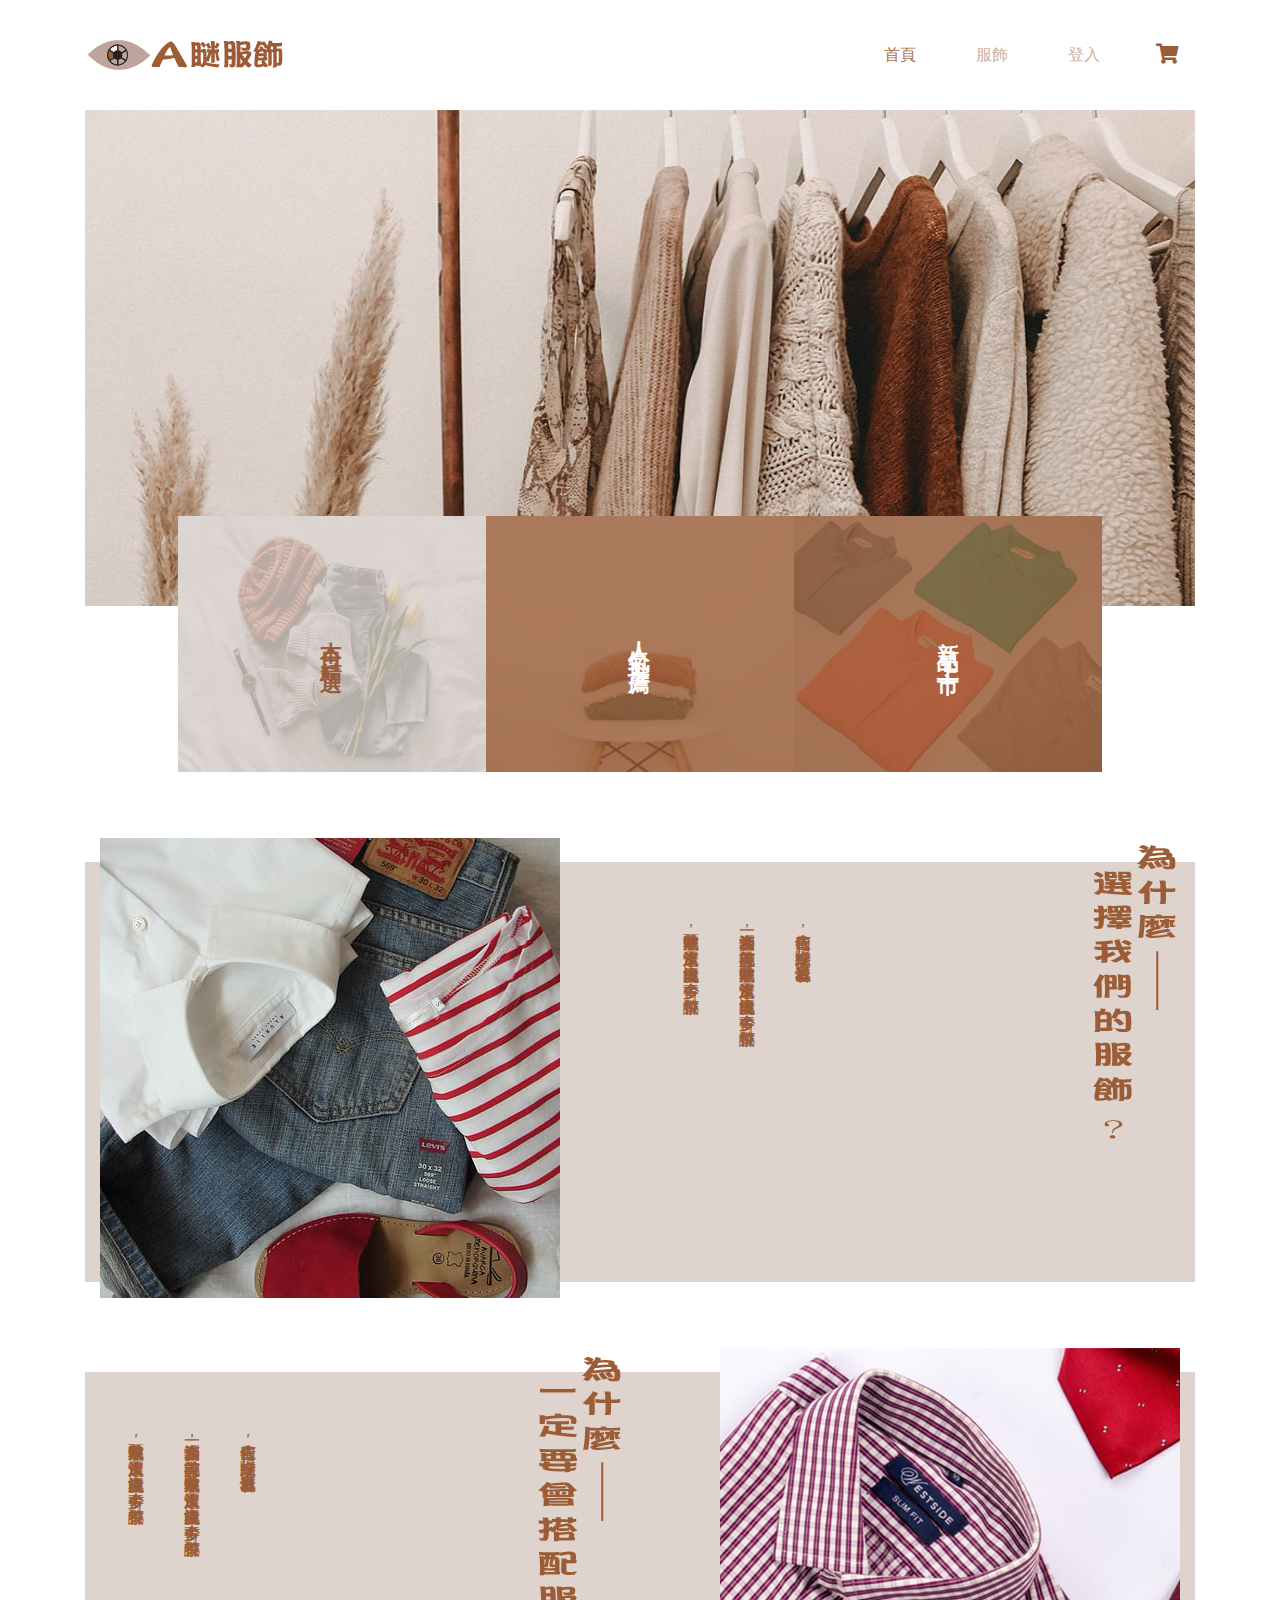
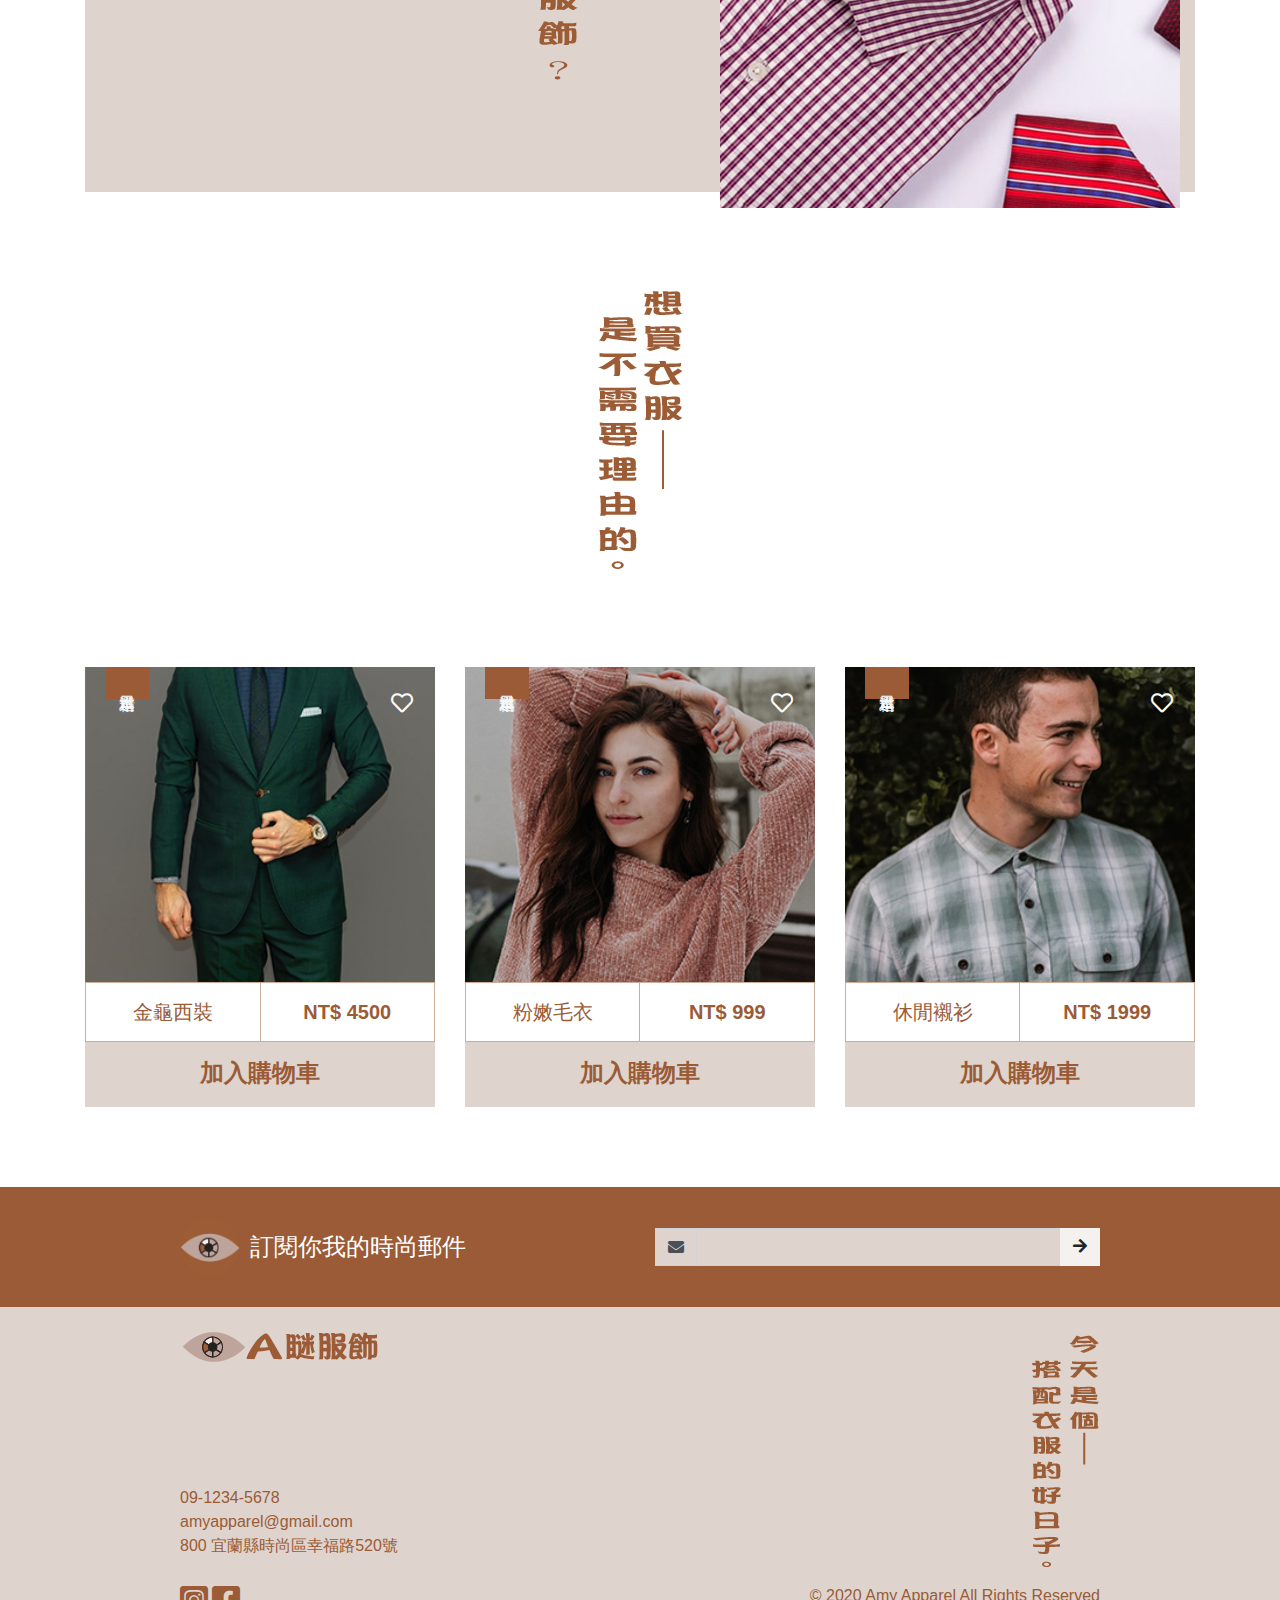
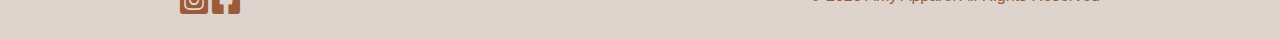
<file: index.html>
<!DOCTYPE html>
<html lang="en">

<head>
    <meta charset="UTF-8">
    <meta name="viewport" content="width=device-width, initial-scale=1.0">
    <meta http-equiv="X-UA-Compatible" content="ie=edge">
    <meta name="description" content="時尚衣著，A瞇服飾">
    <meta property="og:title" content="A瞇服飾 | 首頁">
    <meta property="og:description" content="時尚衣著，A瞇服飾">
    <meta property="og:image" content="https://bit.ly/2OhbMHr">
    <meta property="og:type" content="website">
    <title>A瞇服飾 - 首頁</title>
    <link rel="stylesheet" href="stylesheets/all.css">
    <link rel="shortcut icon" href="images/favicon.ico" type="image/x-icon">
    <link rel="stylesheet" href="https://cdnjs.cloudflare.com/ajax/libs/font-awesome/5.14.0/css/all.min.css">
</head>

<body>

    <!-- navbar -->
    <nav class="navbar navbar-expand-md navbar-light ">
        <div class="container">

            <button class="navbar-toggler border-0 " type="button" data-toggle="collapse"
                data-target="#navbarSupportedContent" aria-controls="navbarSupportedContent" aria-expanded="false"
                aria-label="Toggle navigation">
                <span class="navbar-toggler-icon"></span>
            </button>

            <a class="navbar-brand " href="index.html">
                <img src="images/logo.png" height="40" alt="">
            </a>

            <a class="nav-link d-flex align-items-center order-md-1" href="shopcart.html"
                class="btn btn-transparent text-primary "><i class="fas fa-shopping-cart h5 mt-1 ml-2 "></i>
            </a>

            <div class="collapse navbar-collapse" id="navbarSupportedContent">
                <ul class="navbar-nav ml-auto">
                    <li class="nav-item active">
                        <a class="nav-link " href="index.html">首頁 <span class="sr-only">(current)</span></a>
                    </li>
                    <li class="nav-item">
                        <a class="nav-link " href="products.html">服飾</a>
                    </li>

                    <li class="nav-item">
                        <a class="nav-link" href="login.html">登入</a>
                    </li>

                </ul>

            </div>
        </div>
    </nav>

    <!-- banner -->
    <header class="container ">
        <div class="header">
            <img src="images/banner.jpg" class="bg-cover d-none d-md-block" width="100%" height="496px" alt="banner image">
            <img src="images/banner_s.jpg" class="bg-cover d-block d-md-none" width="100%" height="496px" alt="banner image">

            <div class="row no-gutters  banner-section justify-content-center ">
                <div class="col-md-10">
                    <div class="row no-gutters ">
                        <a href="#" class="col-4 banner-item-wrap active">
                            <span class="banner-item-text ">本日精選</span>
                            <div class="banner-item-over"></div>
                            <img class="banner-item-img bg-cover" src="images/banner_item1.jpg" alt="">
                        </a>
                        <a href="#" class="col-4 banner-item-wrap">
                            <span class="banner-item-text">人氣推薦</span>
                            <div class="banner-item-over"></div>
                            <img class="banner-item-img bg-cover" src="images/banner_item2.jpg" alt="">

                        </a>
                        <a href="#" class="col-4 banner-item-wrap">
                            <span class="banner-item-text">新品上市</span>
                            <div class="banner-item-over"></div>
                            <img class="banner-item-img bg-cover" src="images/banner_item3.jpg" alt="">

                        </a>
                    </div>
                </div>
            </div>

        </div>

    </header>

    <!-- main  section 1-->
    <section class="container section my-md-9 my-5">

        <div class="row d-flex justify-content-center d-md-none text-center mb-5">
            <div class="col-md-6">
                <img src="images/txt2_s.png" class=" img-fluid  " alt="">
            </div>
        </div>

        <div class="row d-flex justify-content-center d-block d-md-none text-center ">
            <div class="col-md-6">
                <img src="images/index_img1_s.jpg" class=" img-fluid bg-cover " alt="">
            </div>
        </div>

        <div class="bg-accent">
            <div class="container">
                <div class="row">
                    <div class="col-md-6 vertical-block d-none d-md-block ">
                        <img class="vertical-img bg-cover" src="images/index_img1.jpg" alt="">
                    </div>
                    <div class="col-md-6 d-flex justify-content-between">
                        <div class="vertical-content text-primary py-md-7 py-5">
                            <p>青山依舊在，幾度夕陽紅。慣看秋月春風。</p>
                            <p>一壺濁酒喜相逢，浪花淘盡英雄。是非成敗轉頭空，滾滾長江東逝水，白髮漁樵江渚上，古今多少事，都付笑談中。</p>
                            <p>是非成敗轉頭空，滾滾長江東逝水，白髮漁樵江渚上，古今多少事，都付笑談中。</p>
                        </div>
                        <div class="d-none d-md-block vertical-block">
                            <img src="images/txt2.png" alt="">
                        </div>
                    </div>
                </div>
            </div>
        </div>

    </section>

    <!-- main  section 2-->
    <section class="container section my-md-9 my-5">

        <div class="row d-flex justify-content-center d-md-none text-center mb-5">
            <div class="col-md-6">
                <img src="images/txt3_s.png" class=" img-fluid  " alt="">
            </div>
        </div>

        <div class="row d-flex justify-content-center d-block d-md-none text-center ">
            <div class="col-md-6">
                <img src="images/index_img2_s.jpg" class=" img-fluid bg-cover " alt="">
            </div>
        </div>

        <div class="bg-accent">
            <div class="container">
                <div class="row flex-row-reverse">
                    <div class="col-md-6 vertical-block d-none d-md-block text-right">
                        <img class="vertical-img bg-cover" src="images/index_img2.jpg" alt="">
                    </div>
                    <div class="col-md-6 d-flex justify-content-between">
                        <div class="vertical-content text-primary py-md-7 py-5">
                            <p>青山依舊在，幾度夕陽紅。慣看秋月春風。</p>
                            <p>一壺濁酒喜相逢，浪花淘盡英雄。是非成敗轉頭空，滾滾長江東逝水，白髮漁樵江渚上，古今多少事，都付笑談中。</p>
                            <p>是非成敗轉頭空，滾滾長江東逝水，白髮漁樵江渚上，古今多少事，都付笑談中。</p>
                        </div>
                        <div class="d-none d-md-block vertical-block  ">
                            <img src="images/txt3.png" alt="">
                        </div>
                    </div>

                </div>
            </div>
        </div>

    </section>

    <!-- main  text -->
    <section class="container text-center my-md-9 my-5">
        <img class="img-fluid d-none d-md-inline-block" src="images/txt4.png" alt="">
        <img class="img-fluid d-md-none" src="images/txt4_s.png" alt="">
    </section>

    <!-- main  product -->
    <section class="container my-md-7 my-5">
        <div class="row">
            <div class="col-md-4">
                <div class="item-card mb-4">
                    <div class="item-img" style="background-image:url(images/product1.jpg)">
                        <div class="item-tag">本日精選</div>
                        <div class="item-icon">
                            <label class="ui-checkbox-section">
                                <input type="checkbox" class="ui-checkbox">
                                <i class="far fa-heart ui-close"></i>
                                <i class="fas fa-heart ui-open"></i>
                            </label>
                        </div>
                    </div>
                    <div class="item-body d-flex align-items-center  text-primary text-center">
                        <div class="item-name col ">金龜西裝</div>
                        <strong class="item-price col ">NT$ 4500</strong>
                    </div>

                    <a class="item-btn btn btn-accent text-primary btn-block  " href="#">加入購物車</a>
                </div>
            </div>

            <div class="col-md-4">
                <div class="item-card mb-4">
                    <div class="item-img" style="background-image:url(images/product2.jpg)">
                        <div class="item-tag">本日精選</div>
                        <div class="item-icon">
                            <label class="ui-checkbox-section">
                                <input type="checkbox" class="ui-checkbox">
                                <i class="far fa-heart ui-close"></i>
                                <i class="fas fa-heart ui-open"></i>
                            </label>
                        </div>
                    </div>

                    <div class="item-body d-flex align-items-center  text-primary text-center">
                        <div class="item-name col ">粉嫩毛衣</div>
                        <strong class="item-price col ">NT$ 999</strong>
                    </div>

                    <a class="item-btn btn btn-accent text-primary btn-block  " href="#">加入購物車</a>
                </div>
            </div>

            <div class="col-md-4">
                <div class="item-card mb-4">
                    <div class="item-img" style="background-image:url(images/product3.jpg)">
                        <div class="item-tag">本日精選</div>
                        <div class="item-icon">
                            <label class="ui-checkbox-section">
                                <input type="checkbox" class="ui-checkbox">
                                <i class="far fa-heart ui-close"></i>
                                <i class="fas fa-heart ui-open"></i>
                            </label>
                        </div>
                    </div>

                    <div class="item-body d-flex align-items-center  text-primary text-center">
                        <div class="item-name col ">休閒襯衫</div>
                        <strong class="item-price col ">NT$ 1999</strong>
                    </div>

                    <a class="item-btn btn btn-accent text-primary btn-block  " href="#">加入購物車</a>
                </div>
            </div>
        </div>
    </section>



    <!-- 訂閱 -->
    <section class="bg-primary text-white py-5">
        <div class="container">
            <div class="row  align-items-center justify-content-center">
                <div class="col-md-5 d-flex align-items-center  ">
                    <img class="mr-2" src="images/favicon.png" width="60px" height="60px" alt="">
                    <span class="h4 mb-0">訂閱你我的時尚郵件</span>
                </div>
                <div class="col-md-5 ">
                    <form action="index.html">
                        <div class="input-group">
                            <div class="input-group-prepend ">
                                <span class="input-group-text bg-accent" id="basic-addon1"><i
                                        class="fas fa-envelope"></i></span>
                            </div>
                            <input type="email" name="email" class="form-control  bg-accent"
                                aria-label="Recipient's username" aria-describedby="button-addon2">
                            <div class="input-group-append">
                                <button class="btn btn-light" type="button" id="button-addon2"><i
                                        class="fas fa-arrow-right"></i></button>
                            </div>
                        </div>
                    </form>


                </div>
            </div>
        </div>
    </section>

    <!-- footer -->
    <footer class="bg-accent py-4 text-primary ">
        <div class="container">
            <div class="row justify-content-center">
                <div class="col-md-5 d-flex  flex-column justify-content-between">
                    <div>
                        <img src="images/logo.png" height="40px" alt="">
                    </div>
                    <ul class="list-unstyled mt-5">
                        <li>09-1234-5678</li>
                        <li>amyapparel@gmail.com</li>
                        <li>800 宜蘭縣時尚區幸福路520號</li>
                    </ul>
                </div>
                <div class="col-md-5 text-right d-none d-md-block">
                    <img src="images/txt.png" alt="">
                </div>

            </div>

            <div class="row justify-content-center">
                <div class="col-md-5 mt-2">
                    <a href="#"><i class="fab fa-instagram-square fa-2x"></i></a>
                    <a href="#"><i class="fab fa-facebook-square fa-2x"></i></a>
                </div>
                <div class="col-md-5 text-md-right mt-2">
                    <span>© 2020 Amy Apparel All Rights Reserved</span>
                </div>
            </div>
        </div>
    </footer>


    <script src="https://code.jquery.com/jquery-3.3.1.slim.min.js"
        integrity="sha384-q8i/X+965DzO0rT7abK41JStQIAqVgRVzpbzo5smXKp4YfRvH+8abtTE1Pi6jizo"
        crossorigin="anonymous"></script>
    <script src="https://cdnjs.cloudflare.com/ajax/libs/popper.js/1.14.6/umd/popper.min.js"
        integrity="sha384-wHAiFfRlMFy6i5SRaxvfOCifBUQy1xHdJ/yoi7FRNXMRBu5WHdZYu1hA6ZOblgut"
        crossorigin="anonymous"></script>
    <script src="https://stackpath.bootstrapcdn.com/bootstrap/4.2.1/js/bootstrap.min.js"
        integrity="sha384-B0UglyR+jN6CkvvICOB2joaf5I4l3gm9GU6Hc1og6Ls7i6U/mkkaduKaBhlAXv9k"
        crossorigin="anonymous"></script>

</body>

</html>
</file>
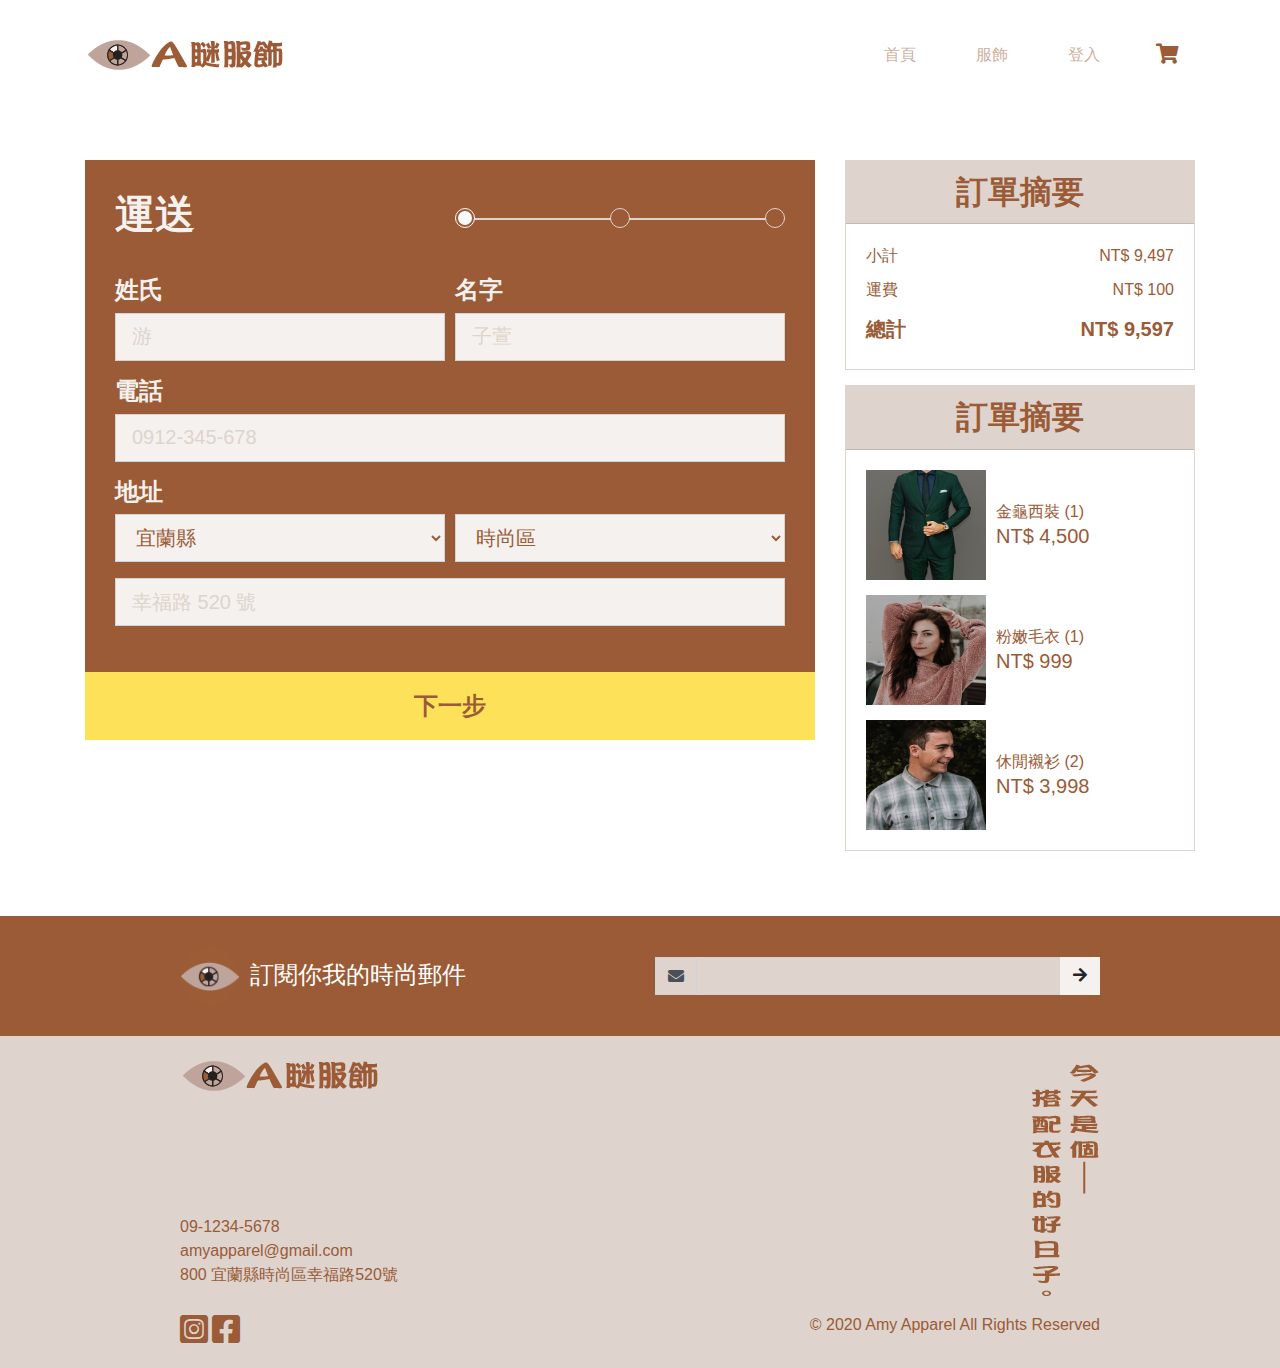
<file: checkout-1.html>
<!DOCTYPE html>
<html lang="en">

<head>
    <meta charset="UTF-8">
    <meta name="viewport" content="width=device-width, initial-scale=1.0">
    <meta http-equiv="X-UA-Compatible" content="ie=edge">
    <meta name="description" content="時尚衣著，A瞇服飾">
    <meta property="og:title" content="A瞇服飾 | 首頁">
    <meta property="og:description" content="時尚衣著，A瞇服飾">
    <meta property="og:image" content="https://bit.ly/2OhbMHr">
    <meta property="og:type" content="website">
    <title>A瞇服飾 - 結帳步驟ㄧ</title>
    <link rel="stylesheet" href="stylesheets/all.css">
    <link rel="shortcut icon" href="images/favicon.ico" type="image/x-icon">
    <link rel="stylesheet" href="https://cdnjs.cloudflare.com/ajax/libs/font-awesome/5.14.0/css/all.min.css">
</head>

<body>

    <!-- navbar -->
    <nav class="navbar navbar-expand-md navbar-light ">
        <div class="container">

            <button class="navbar-toggler border-0 " type="button" data-toggle="collapse"
                data-target="#navbarSupportedContent" aria-controls="navbarSupportedContent" aria-expanded="false"
                aria-label="Toggle navigation">
                <span class="navbar-toggler-icon"></span>
            </button>

            <a class="navbar-brand " href="index.html">
                <img src="images/logo.png" height="40" alt="">
            </a>

            <a class="nav-link d-flex align-items-center order-md-1" href="shopcart.html"
                class="btn btn-transparent text-primary "><i class="fas fa-shopping-cart h5 mt-1 ml-2 "></i>
            </a>

            <div class="collapse navbar-collapse" id="navbarSupportedContent">
                <ul class="navbar-nav ml-auto">
                    <li class="nav-item ">
                        <a class="nav-link " href="index.html">首頁 <span class="sr-only">(current)</span></a>
                    </li>
                    <li class="nav-item">
                        <a class="nav-link " href="products.html">服飾</a>
                    </li>

                    <li class="nav-item">
                        <a class="nav-link" href="login.html">登入</a>
                    </li>

                </ul>

            </div>
        </div>
    </nav>

    <!-- checkout -->
    <section class="container  my-lg-6">
        <div class="row">
            <div class="col-lg-8">
                <div class="negative-margin mx-lg-0  bg-primary p-5 ">
                    <!-- 運送 -->
                    <div class="form-row mb-5">
                        <div class="col-6">
                            <h1 class="text-light font-weight-bold">運送</h1>
                        </div>
                        <div class="col-6 d-flex align-items-center">
                            <div class="process-step w-100">
                                <div class="step-circle active"></div>
                                <div class="step-circle"></div>
                                <div class="step-circle"></div>
                            </div>
                        </div>
                    </div>
                    <!-- 姓氏/名字 -->
                    <div class="form-row">
                        <div class="col-6">
                            <div class="form-group">
                                <label class="h4 text-light font-weight-bold" for="lastname">姓氏</label>
                                <input type=" text"
                                    class="form-control form-control-lg rounded-0 bg-light text-primary" id="lastname"
                                    placeholder="游">
                            </div>
                        </div>
                        <div class="col-6">
                            <div class="form-group">
                                <label class="h4 text-light font-weight-bold" for="firstname">名字</label>
                                                        <input type=" text"
                                    class="form-control form-control-lg rounded-0 bg-light text-primary" id="firstname"
                                    placeholder="子萱">
                            </div>
                        </div>
                    </div>
                    <!-- 電話 -->
                    <div class="form-group">
                        <label class="h4 text-light font-weight-bold" for="phone">電話</label>
                        <input type=" text" class="form-control form-control-lg rounded-0 bg-light text-primary"
                            id="phone" placeholder="0912-345-678">
                    </div>
                    <!-- 地址 -->
                    <label class="h4 text-light font-weight-bold" for="city">地址</label>
                    <div class=" form-row">
                        <div class="col-6">
                            <div class="form-group">
                                <select class="form-control form-control-lg rounded-0 bg-light text-primary"
                                    id="exampleFormControlSelect1">
                                    <option value="宜蘭縣">宜蘭縣</option>
                                    <option value="高雄市">高雄市</option>
                                </select>
                            </div>
                        </div>
                        <div class="col-6">
                            <div class="form-group">
                                <select class="form-control form-control-lg rounded-0 bg-light text-primary"
                                    id="exampleFormControlSelect1">
                                    <option value="時尚區">時尚區</option>
                                    <option value="新興區">新興區</option>
                                </select>
                            </div>
                        </div>
                </div>

                <div class="form-group">
                    <input type=" text" class="form-control form-control-lg rounded-0 bg-light text-primary"
                        id="address" placeholder="幸福路 520 號">
                </div>

            </div>

            <div class="negative-margin mx-lg-0">
                <a href="checkout-2.html"
                    class="btn btn-lg rounded-0 btn-block btn-cue text-primary text-size-h4 py-3  ">下一步</a>
            </div>

        </div>
        <div class="col-lg-4 d-none d-lg-block">
            <!-- 訂單摘要 -->
            <div class="card border-accent  mb-3">
                <div class="card-header bg-accent text-primary text-center h2 font-weight-bold">訂單摘要</div>
                <div class="card-body text-primary">
                    <div class="d-flex justify-content-between mb-2">
                        <span>小計</span>
                        <span>NT$ 9,497</span>
                    </div>
                    <div class="d-flex justify-content-between mb-3">
                        <span>運費</span>
                        <span>NT$ 100</span>
                    </div>
                    <div class="d-flex justify-content-between">
                        <span class="h5 font-weight-bold">總計</span>
                        <span class="h5 font-weight-bold">NT$ 9,597</span>
                    </div>
                </div>
            </div>
            <!-- 購物清單 -->
            <div class="card border-accent  mb-3">
                <div class="card-header bg-accent text-primary text-center h2 font-weight-bold">訂單摘要</div>
                <div class="card-body text-primary">
                    <!-- product 1 -->
                    <div class="d-flex align-items-center">
                        <img class="mr-2 bg-cover" src="images/product1.jpg" width="120px" height="110px" alt="">
                        <div>
                            <p class="mb-0">金龜西裝 (1)</p>
                            <strong class="h5">NT$ 4,500</strong>
                        </div>
                    </div>

                    <!-- product 2 -->
                    <div class="d-flex align-items-center mt-3">
                        <img class="mr-2 bg-cover" src="images/product2.jpg" width="120px" height="110px" alt="">
                        <div>
                            <p class="mb-0">粉嫩毛衣 (1)</p>
                            <strong class="h5">NT$ 999</strong>
                        </div>
                    </div>

                    <!-- product 3 -->
                    <div class="d-flex align-items-center mt-3">
                        <img class="mr-2 bg-cover" src="images/product3.jpg" width="120px" height="110px" alt="">
                        <div>
                            <p class="mb-0">休閒襯衫 (2)</p>
                            <strong class="h5">NT$ 3,998</strong>
                        </div>
                    </div>


                </div>
            </div>

        </div>
        </div>
    </section>

    <!-- 訂閱 -->
    <section class="bg-primary text-white py-5">
        <div class="container">
            <div class="row  align-items-center justify-content-center">
                <div class="col-md-5 d-flex align-items-center  ">
                    <img class="mr-2" src="images/favicon.png" width="60px" height="60px" alt="">
                    <span class="h4 mb-0">訂閱你我的時尚郵件</span>
                </div>
                <div class="col-md-5 ">
                    <form action="index.html">
                        <div class="input-group">
                            <div class="input-group-prepend ">
                                <span class="input-group-text bg-accent" id="basic-addon1"><i
                                        class="fas fa-envelope"></i></span>
                            </div>
                            <input type="email" name="email" class="form-control  bg-accent"
                                aria-label="Recipient's username" aria-describedby="button-addon2">
                            <div class="input-group-append">
                                <button class="btn btn-light" type="button" id="button-addon2"><i
                                        class="fas fa-arrow-right"></i></button>
                            </div>
                        </div>
                    </form>


                </div>
            </div>
        </div>
    </section>

    <!-- footer -->
    <footer class="bg-accent py-4 text-primary ">
        <div class="container">
            <div class="row justify-content-center">
                <div class="col-md-5 d-flex  flex-column justify-content-between">
                    <div>
                        <img src="images/logo.png" height="40px" alt="">
                    </div>
                    <ul class="list-unstyled mt-5">
                        <li>09-1234-5678</li>
                        <li>amyapparel@gmail.com</li>
                        <li>800 宜蘭縣時尚區幸福路520號</li>
                    </ul>
                </div>
                <div class="col-md-5 text-right d-none d-md-block">
                    <img src="images/txt.png" alt="">
                </div>

            </div>

            <div class="row justify-content-center">
                <div class="col-md-5 mt-2">
                    <a href="#"><i class="fab fa-instagram-square fa-2x"></i></a>
                    <a href="#"><i class="fab fa-facebook-square fa-2x"></i></a>
                </div>
                <div class="col-md-5 text-md-right mt-2">
                    <span>© 2020 Amy Apparel All Rights Reserved</span>
                </div>
            </div>
        </div>
    </footer>


    <script src="https://code.jquery.com/jquery-3.3.1.slim.min.js"
        integrity="sha384-q8i/X+965DzO0rT7abK41JStQIAqVgRVzpbzo5smXKp4YfRvH+8abtTE1Pi6jizo"
        crossorigin="anonymous"></script>
    <script src="https://cdnjs.cloudflare.com/ajax/libs/popper.js/1.14.6/umd/popper.min.js"
        integrity="sha384-wHAiFfRlMFy6i5SRaxvfOCifBUQy1xHdJ/yoi7FRNXMRBu5WHdZYu1hA6ZOblgut"
        crossorigin="anonymous"></script>
    <script src="https://stackpath.bootstrapcdn.com/bootstrap/4.2.1/js/bootstrap.min.js"
        integrity="sha384-B0UglyR+jN6CkvvICOB2joaf5I4l3gm9GU6Hc1og6Ls7i6U/mkkaduKaBhlAXv9k"
        crossorigin="anonymous"></script>

</body>

</html>
</file>
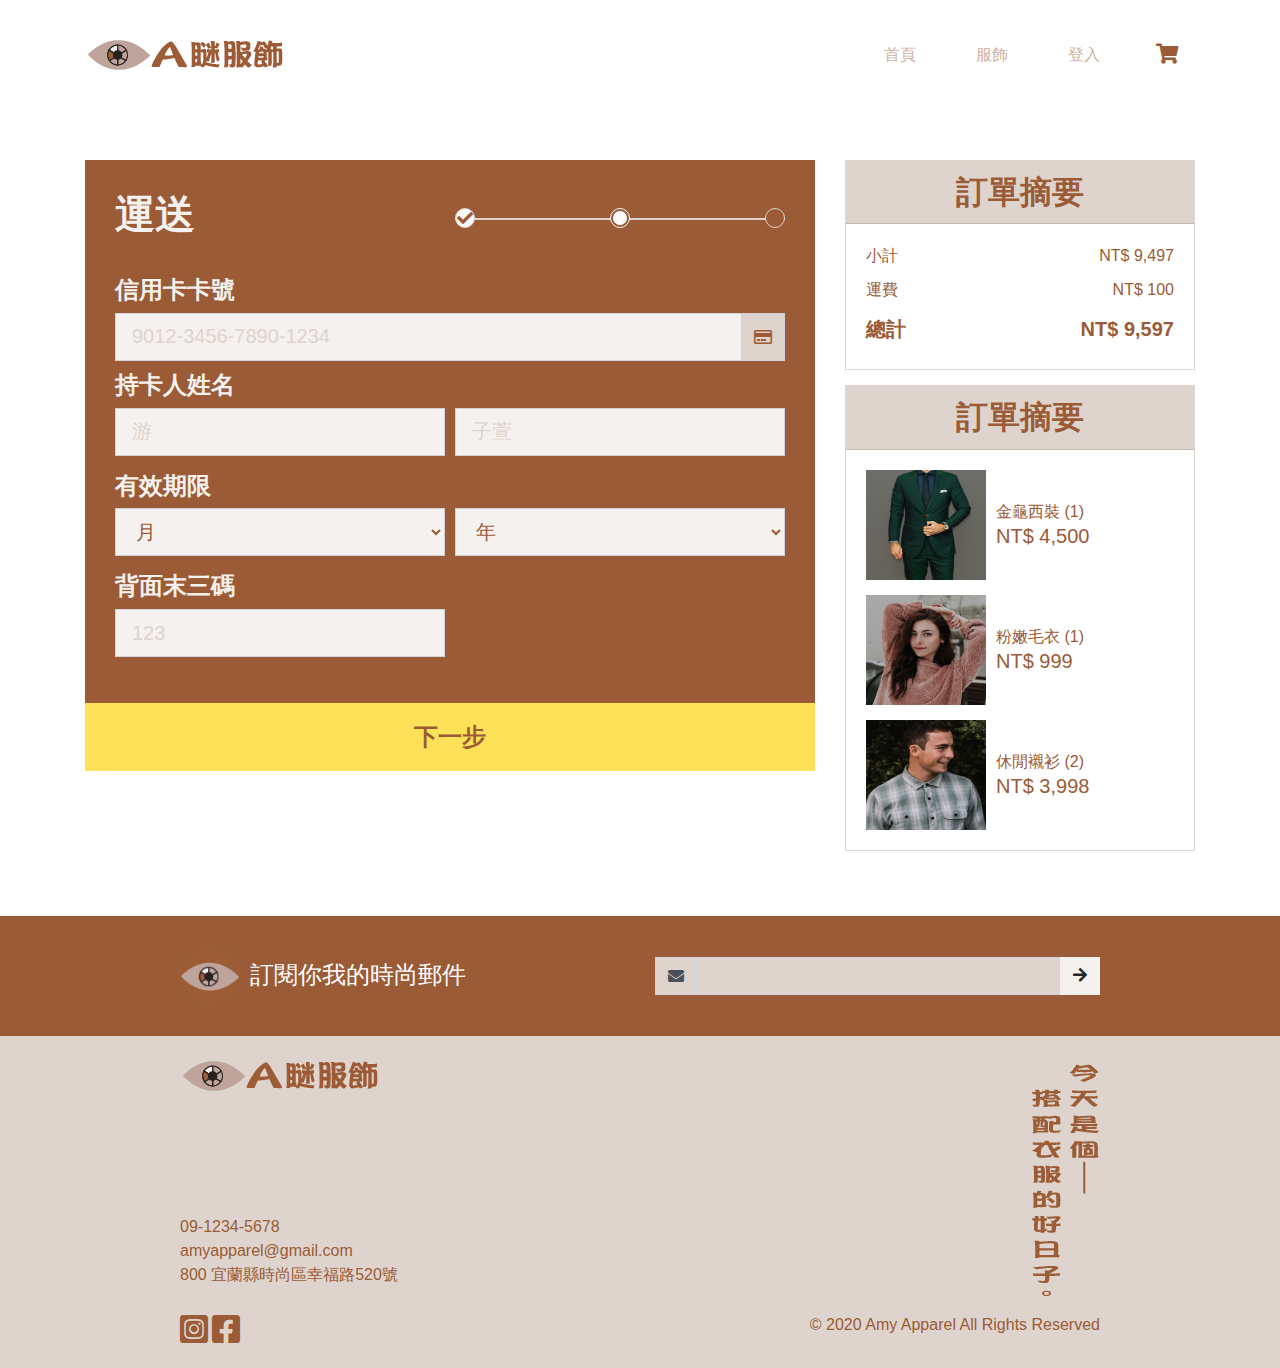
<file: checkout-2.html>
<!DOCTYPE html>
<html lang="en">

<head>
    <meta charset="UTF-8">
    <meta name="viewport" content="width=device-width, initial-scale=1.0">
    <meta http-equiv="X-UA-Compatible" content="ie=edge">
    <meta name="description" content="時尚衣著，A瞇服飾">
    <meta property="og:title" content="A瞇服飾 | 首頁">
    <meta property="og:description" content="時尚衣著，A瞇服飾">
    <meta property="og:image" content="https://bit.ly/2OhbMHr">
    <meta property="og:type" content="website">
    <title>A瞇服飾 - 結帳步驟二</title>
    <link rel="stylesheet" href="stylesheets/all.css">
    <link rel="shortcut icon" href="images/favicon.ico" type="image/x-icon">
    <link rel="stylesheet" href="https://cdnjs.cloudflare.com/ajax/libs/font-awesome/5.14.0/css/all.min.css">
</head>

<body>

    <!-- navbar -->
    <nav class="navbar navbar-expand-md navbar-light ">
        <div class="container">

            <button class="navbar-toggler border-0 " type="button" data-toggle="collapse"
                data-target="#navbarSupportedContent" aria-controls="navbarSupportedContent" aria-expanded="false"
                aria-label="Toggle navigation">
                <span class="navbar-toggler-icon"></span>
            </button>

            <a class="navbar-brand " href="index.html">
                <img src="images/logo.png" height="40" alt="">
            </a>

            <a class="nav-link d-flex align-items-center order-md-1" href="shopcart.html"
                class="btn btn-transparent text-primary "><i class="fas fa-shopping-cart h5 mt-1 ml-2 "></i>
            </a>

            <div class="collapse navbar-collapse" id="navbarSupportedContent">
                <ul class="navbar-nav ml-auto">
                    <li class="nav-item ">
                        <a class="nav-link " href="index.html">首頁 <span class="sr-only">(current)</span></a>
                    </li>
                    <li class="nav-item">
                        <a class="nav-link " href="products.html">服飾</a>
                    </li>

                    <li class="nav-item">
                        <a class="nav-link" href="login.html">登入</a>
                    </li>

                </ul>

            </div>
        </div>
    </nav>

    <!-- checkout -->
    <section class="container  my-lg-6">
        <div class="row">
            <div class="col-lg-8">
                <div class="negative-margin mx-lg-0  bg-primary p-5 ">
                    <!-- 運送 -->
                    <div class="form-row mb-5">
                        <div class="col-6">
                            <h1 class="text-light font-weight-bold">運送</h1>
                        </div>
                        <div class="col-6 d-flex align-items-center">
                            <div class="process-step w-100">
                                <div class="step-circle completed"><i class="fas fa-check"></i></div>
                                <div class="step-circle active"></div>
                                <div class="step-circle"></div>
                            </div>
                        </div>
                    </div>
                    <!-- 信用卡卡號 -->
                    <label class="h4 text-light font-weight-bold" for="credit"">信用卡卡號</label>
                    <div class=" input-group mb-2 mr-sm-2">
                        <input type="text" class="form-control form-control-lg rounded-0 bg-light text-primary"
                            id="credit" placeholder="9012-3456-7890-1234">
                        <div class="input-group-append">
                            <div class="input-group-text bg-accent"><i class="far fa-credit-card text-primary "></i>
                            </div>
                        </div>
                </div>

                <!-- 持卡人姓名 -->
                <label class="h4 text-light font-weight-bold" for="cardname"">持卡人姓名</label>

                <div class=" form-row">
                    <div class="col-6">
                        <div class="form-group">
                            <input type=" text" class="form-control form-control-lg rounded-0 bg-light text-primary"
                                id="cardname" placeholder="游">
                        </div>
                    </div>
                    <div class="col-6">
                        <div class="form-group">
                            <input type=" text" class="form-control form-control-lg rounded-0 bg-light text-primary"
                                id="cardname2" placeholder="子萱">
                        </div>
                    </div>
            </div>

            <!-- 有效期限 -->
            <label class="h4 text-light font-weight-bold" for="alidity-period-month"">有效期限</label>
                    <div class=" form-row">
                <div class="col-6">
                    <div class="form-group">
                        <select class="form-control form-control-lg rounded-0 bg-light text-primary"
                            id="alidity-period-month">
                            <option selected disabled>月</option>
                            <option value="1">1月</option>
                            <option value="2">2月</option>
                            <option value="3">3月</option>
                            <option value="4">4月</option>
                            <option value="5">5月</option>
                            <option value="6">6月</option>
                            <option value="7">7月</option>
                            <option value="8">8月</option>
                            <option value="9">9月</option>
                            <option value="10">10月</option>
                            <option value="11">11月</option>
                            <option value="12">12月</option>

                        </select>
                    </div>
                </div>
                <div class="col-6">
                    <div class="form-group">
                        <select class="form-control form-control-lg rounded-0 bg-light text-primary"
                            id="alidity-period-year">
                            <option selected disabled>年</option>
                            <option value="2020">2020年</option>
                            <option value="2021">2021年</option>
                            <option value="2022">2022年</option>
                            <option value="2023">2023年</option>
                            <option value="2024">2024年</option>
                            <option value="2025">2025年</option>
                            <option value="2026">2026年</option>
                            <option value="2027">2027年</option>
                            <option value="2028">2028年</option>
                            <option value="2029">2029年</option>
                            <option value="2030">2030年</option>
                            <option value="2031">2031年</option>
                            <option value="2032">2032年</option>
                            <option value="2033">2033年</option>
                            <option value="2034">2034年</option>
                            <option value="2035">2035年</option>
                            <option value="2036">2036年</option>
                            <option value="2037">2037年</option>
                            <option value="2038">2038年</option>
                            <option value="2039">2039年</option>
                            <option value="2040">2040年</option>
                        </select>
                    </div>
                </div>
        </div>

        <!-- 背面末三碼 -->
        <label class="h4 text-light font-weight-bold" for="cvv2">背面末三碼</label>

        <div class="form-row">
            <div class="col-6">
                <div class=" form-group">
                    <input type=" text" class="form-control form-control-lg rounded-0 bg-light text-primary" id="cvv2"
                        placeholder="123">
                </div>
            </div>
        </div>

        </div>

        <div class="negative-margin mx-lg-0">
            <a href="checkout-3.html"
                class="btn btn-lg rounded-0 btn-block btn-cue text-primary text-size-h4 py-3  ">下一步</a>
        </div>

        </div>
        <div class="col-lg-4 d-none d-lg-block">
            <!-- 訂單摘要 -->
            <div class="card border-accent  mb-3">
                <div class="card-header bg-accent text-primary text-center h2 font-weight-bold">訂單摘要</div>
                <div class="card-body text-primary">
                    <div class="d-flex justify-content-between mb-2">
                        <span>小計</span>
                        <span>NT$ 9,497</span>
                    </div>
                    <div class="d-flex justify-content-between mb-3">
                        <span>運費</span>
                        <span>NT$ 100</span>
                    </div>
                    <div class="d-flex justify-content-between">
                        <span class="h5 font-weight-bold">總計</span>
                        <span class="h5 font-weight-bold">NT$ 9,597</span>
                    </div>
                </div>
            </div>
            <!-- 購物清單 -->
            <div class="card border-accent  mb-3">
                <div class="card-header bg-accent text-primary text-center h2 font-weight-bold">訂單摘要</div>
                <div class="card-body text-primary">
                    <!-- product 1 -->
                    <div class="d-flex align-items-center">
                        <img class="mr-2 bg-cover" src="images/product1.jpg" width="120px" height="110px" alt="">
                        <div>
                            <p class="mb-0">金龜西裝 (1)</p>
                            <strong class="h5">NT$ 4,500</strong>
                        </div>
                    </div>

                    <!-- product 2 -->
                    <div class="d-flex align-items-center mt-3">
                        <img class="mr-2 bg-cover" src="images/product2.jpg" width="120px" height="110px" alt="">
                        <div>
                            <p class="mb-0">粉嫩毛衣 (1)</p>
                            <strong class="h5">NT$ 999</strong>
                        </div>
                    </div>

                    <!-- product 3 -->
                    <div class="d-flex align-items-center mt-3">
                        <img class="mr-2 bg-cover" src="images/product3.jpg" width="120px" height="110px" alt="">
                        <div>
                            <p class="mb-0">休閒襯衫 (2)</p>
                            <strong class="h5">NT$ 3,998</strong>
                        </div>
                    </div>


                </div>
            </div>

        </div>
        </div>
    </section>

    <!-- 訂閱 -->
    <section class="bg-primary text-white py-5">
        <div class="container">
            <div class="row  align-items-center justify-content-center">
                <div class="col-md-5 d-flex align-items-center  ">
                    <img class="mr-2" src="images/favicon.png" width="60px" height="60px" alt="">
                    <span class="h4 mb-0">訂閱你我的時尚郵件</span>
                </div>
                <div class="col-md-5 ">
                    <form action="index.html">
                        <div class="input-group">
                            <div class="input-group-prepend ">
                                <span class="input-group-text bg-accent" id="basic-addon1"><i
                                        class="fas fa-envelope"></i></span>
                            </div>
                            <input type="email" name="email" class="form-control  bg-accent"
                                aria-label="Recipient's username" aria-describedby="button-addon2">
                            <div class="input-group-append">
                                <button class="btn btn-light" type="button" id="button-addon2"><i
                                        class="fas fa-arrow-right"></i></button>
                            </div>
                        </div>
                    </form>


                </div>
            </div>
        </div>
    </section>

    <!-- footer -->
    <footer class="bg-accent py-4 text-primary ">
        <div class="container">
            <div class="row justify-content-center">
                <div class="col-md-5 d-flex  flex-column justify-content-between">
                    <div>
                        <img src="images/logo.png" height="40px" alt="">
                    </div>
                    <ul class="list-unstyled mt-5">
                        <li>09-1234-5678</li>
                        <li>amyapparel@gmail.com</li>
                        <li>800 宜蘭縣時尚區幸福路520號</li>
                    </ul>
                </div>
                <div class="col-md-5 text-right d-none d-md-block">
                    <img src="images/txt.png" alt="">
                </div>

            </div>

            <div class="row justify-content-center">
                <div class="col-md-5 mt-2">
                    <a href="#"><i class="fab fa-instagram-square fa-2x"></i></a>
                    <a href="#"><i class="fab fa-facebook-square fa-2x"></i></a>
                </div>
                <div class="col-md-5 text-md-right mt-2">
                    <span>© 2020 Amy Apparel All Rights Reserved</span>
                </div>
            </div>
        </div>
    </footer>


    <script src="https://code.jquery.com/jquery-3.3.1.slim.min.js"
        integrity="sha384-q8i/X+965DzO0rT7abK41JStQIAqVgRVzpbzo5smXKp4YfRvH+8abtTE1Pi6jizo"
        crossorigin="anonymous"></script>
    <script src="https://cdnjs.cloudflare.com/ajax/libs/popper.js/1.14.6/umd/popper.min.js"
        integrity="sha384-wHAiFfRlMFy6i5SRaxvfOCifBUQy1xHdJ/yoi7FRNXMRBu5WHdZYu1hA6ZOblgut"
        crossorigin="anonymous"></script>
    <script src="https://stackpath.bootstrapcdn.com/bootstrap/4.2.1/js/bootstrap.min.js"
        integrity="sha384-B0UglyR+jN6CkvvICOB2joaf5I4l3gm9GU6Hc1og6Ls7i6U/mkkaduKaBhlAXv9k"
        crossorigin="anonymous"></script>

</body>

</html>
</file>
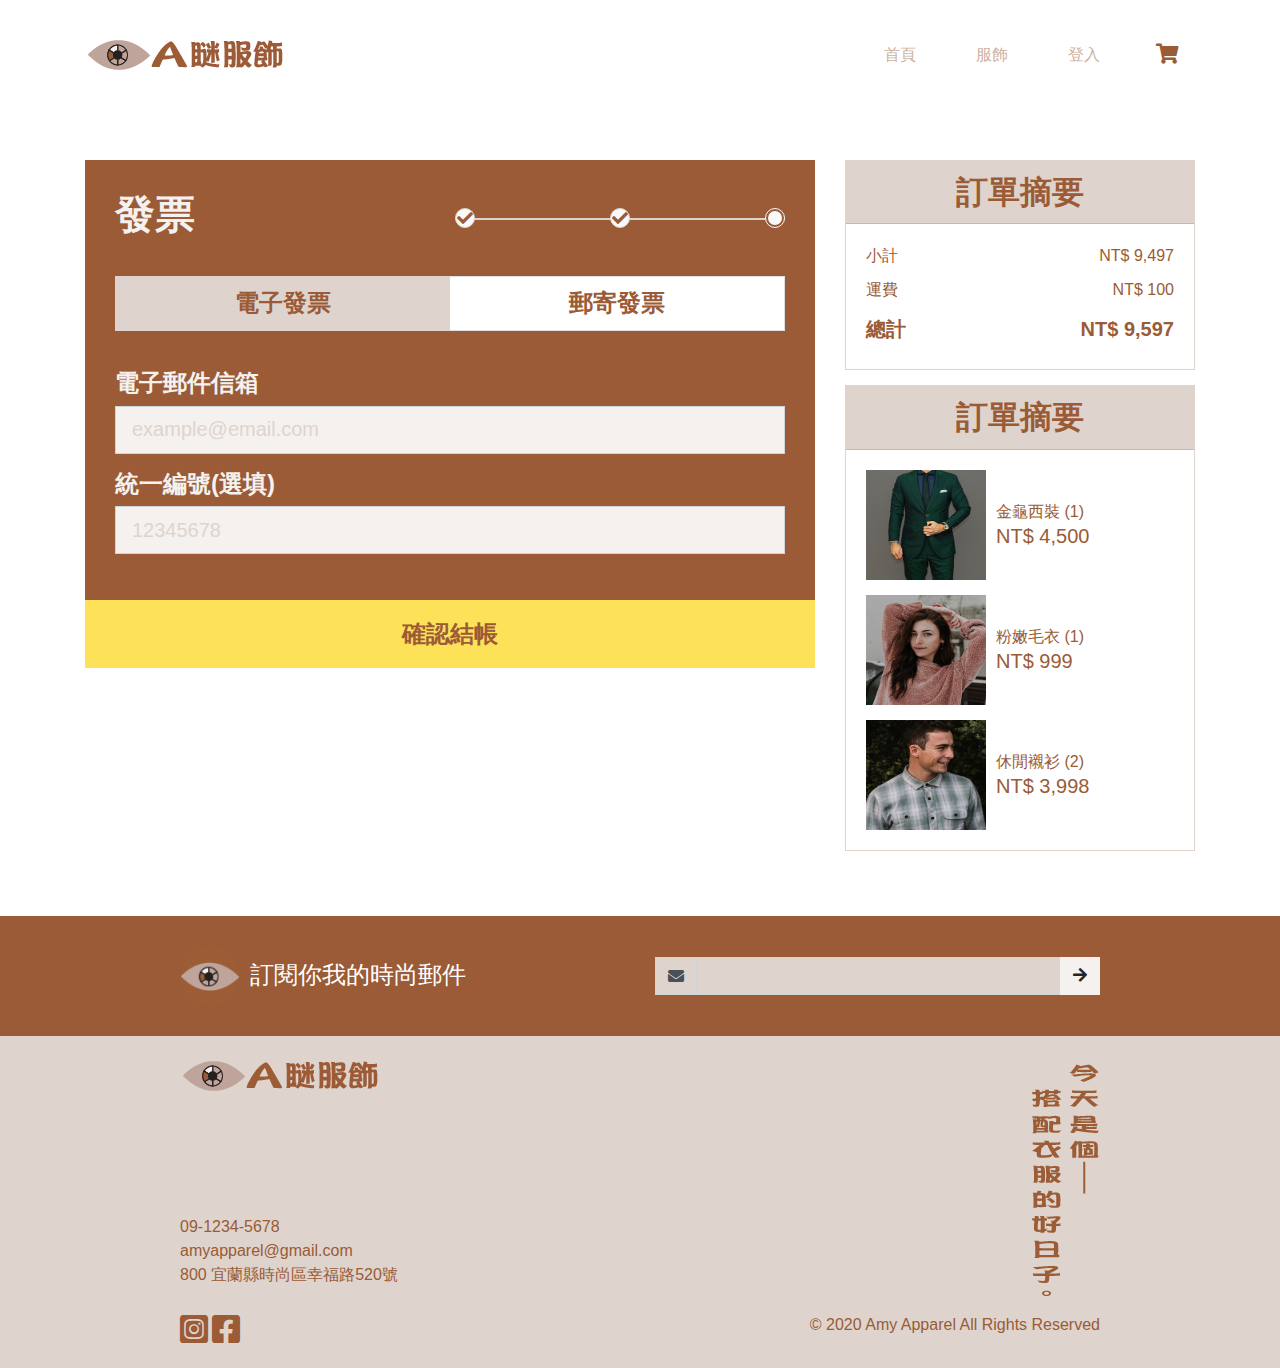
<file: checkout-3.html>
<!DOCTYPE html>
<html lang="en">

<head>
    <meta charset="UTF-8">
    <meta name="viewport" content="width=device-width, initial-scale=1.0">
    <meta http-equiv="X-UA-Compatible" content="ie=edge">
    <meta name="description" content="時尚衣著，A瞇服飾">
    <meta property="og:title" content="A瞇服飾 | 首頁">
    <meta property="og:description" content="時尚衣著，A瞇服飾">
    <meta property="og:image" content="https://bit.ly/2OhbMHr">
    <meta property="og:type" content="website">
    <title>A瞇服飾 - 結帳步驟三</title>
    <link rel="stylesheet" href="stylesheets/all.css">
    <link rel="shortcut icon" href="images/favicon.ico" type="image/x-icon">
    <link rel="stylesheet" href="https://cdnjs.cloudflare.com/ajax/libs/font-awesome/5.14.0/css/all.min.css">
</head>

<body>

    <!-- navbar -->
    <nav class="navbar navbar-expand-md navbar-light ">
        <div class="container">

            <button class="navbar-toggler border-0 " type="button" data-toggle="collapse"
                data-target="#navbarSupportedContent" aria-controls="navbarSupportedContent" aria-expanded="false"
                aria-label="Toggle navigation">
                <span class="navbar-toggler-icon"></span>
            </button>

            <a class="navbar-brand " href="index.html">
                <img src="images/logo.png" height="40" alt="">
            </a>

            <a class="nav-link d-flex align-items-center order-md-1" href="shopcart.html"
                class="btn btn-transparent text-primary "><i class="fas fa-shopping-cart h5 mt-1 ml-2 "></i>
            </a>

            <div class="collapse navbar-collapse" id="navbarSupportedContent">
                <ul class="navbar-nav ml-auto">
                    <li class="nav-item ">
                        <a class="nav-link " href="index.html">首頁 <span class="sr-only">(current)</span></a>
                    </li>
                    <li class="nav-item">
                        <a class="nav-link " href="products.html">服飾</a>
                    </li>

                    <li class="nav-item">
                        <a class="nav-link" href="login.html">登入</a>
                    </li>

                </ul>

            </div>
        </div>
    </nav>

    <!-- checkout -->
    <section class="container  my-lg-6">
        <div class="row">
            <div class="col-lg-8">
                <div class="negative-margin mx-lg-0  bg-primary p-5 ">
                    <!-- 發票 -->
                    <div class="form-row mb-5">
                        <div class="col-6">
                            <h1 class="text-light font-weight-bold">發票</h1>
                        </div>
                        <div class="col-6 d-flex align-items-center">
                            <div class="process-step w-100">
                                <div class="step-circle completed"><i class="fas fa-check"></i></div>
                                <div class="step-circle completed"><i class="fas fa-check"></i></div>
                                <div class="step-circle active"></div>
                            </div>
                        </div>
                    </div>

                    <!-- 電子/郵寄 發票 -->
                    <div class="list-group list-group-horizontal mb-5 text-center">
                        <a href="#pane-1" class="list-group-item list-group-item-action active h4 font-weight-bold " data-toggle="list">電子發票</a>
                        <a href="#pane-2" class="list-group-item list-group-item-action h4 font-weight-bold " data-toggle="list">郵寄發票</a>
                    </div>
                               
                    <!-- tab -->
                    <div class="tab-content">
                        <div class="tab-pane active" id="pane-1">
                            <!-- 電子郵件信箱 -->
                            <label class="h4 text-light font-weight-bold" for="email">電子郵件信箱</label>
                            <div class="form-group">
                                <input type=" text" class="form-control form-control-lg rounded-0 bg-light text-primary"
                                    id="email" placeholder="example@email.com">
                            </div>
                            <!-- 統一編號(選填) -->
                            <label class="h4 text-light font-weight-bold" for="taxID">統一編號(選填)</label>
                            <div class="form-group">
                                <input type=" text" class="form-control form-control-lg rounded-0 bg-light text-primary"
                                    id="taxID" placeholder="12345678">
                            </div>

                        </div>

                        <div class="tab-pane" id="pane-2">
                            <!-- 地址 -->
                            <div class="d-flex justify-content-between ">
                                <label class="h4 text-light font-weight-bold" for="address"">地址</label>
                                <div class=" form-group form-check">
                                    <input type="checkbox" class="form-check-input" id="exampleCheck1">
                                    <label class="form-check-label text-light" for="exampleCheck1">同運送地址</label>
                            </div>
                        </div>

                        <div class=" form-row">
                            <div class="col-6">
                                <div class="form-group">
                                    <select class="form-control form-control-lg rounded-0 bg-light text-primary"
                                        id="exampleFormControlSelect1">
                                        <option value="宜蘭縣">宜蘭縣</option>
                                        <option value="高雄市">高雄市</option>
                                    </select>
                                </div>
                            </div>
                            <div class="col-6">
                                <div class="form-group">
                                    <select class="form-control form-control-lg rounded-0 bg-light text-primary"
                                        id="exampleFormControlSelect1">
                                        <option value="時尚區">時尚區</option>
                                        <option value="新興區">新興區</option>
                                    </select>
                                </div>
                            </div>
                        </div>

                        <div class="form-group">
                            <input type=" text" class="form-control form-control-lg rounded-0 bg-light text-primary"
                                id="address" placeholder="幸福路 520 號">
                        </div>

                        <!-- 統一編號(選填) -->
                        <label class="h4 text-light font-weight-bold" for="taxID">統一編號(選填)</label>
                        <div class="form-group">
                            <input type=" text" class="form-control form-control-lg rounded-0 bg-light text-primary"
                                id="taxID" placeholder="12345678">
                        </div>
                    </div>

                </div>





            </div>

            <div class="negative-margin mx-lg-0">
                <a href="checkout-success.html"
                    class=" btn btn-lg rounded-0 btn-block btn-cue text-primary text-size-h4 py-3 ">確認結帳</a>
            </div>

        </div>
        <div class=" col-lg-4 d-none d-lg-block">
                    <!-- 訂單摘要 -->
                    <div class="card border-accent  mb-3">
                        <div class="card-header bg-accent text-primary text-center h2 font-weight-bold">訂單摘要</div>
                        <div class="card-body text-primary">
                            <div class="d-flex justify-content-between mb-2">
                                <span>小計</span>
                                <span>NT$ 9,497</span>
                            </div>
                            <div class="d-flex justify-content-between mb-3">
                                <span>運費</span>
                                <span>NT$ 100</span>
                            </div>
                            <div class="d-flex justify-content-between">
                                <span class="h5 font-weight-bold">總計</span>
                                <span class="h5 font-weight-bold">NT$ 9,597</span>
                            </div>
                        </div>
                    </div>
                    <!-- 購物清單 -->
                    <div class="card border-accent  mb-3">
                        <div class="card-header bg-accent text-primary text-center h2 font-weight-bold">訂單摘要</div>
                        <div class="card-body text-primary">
                            <!-- product 1 -->
                            <div class="d-flex align-items-center">
                                <img class="mr-2 bg-cover" src="images/product1.jpg" width="120px" height="110px" alt="">
                                <div>
                                    <p class="mb-0">金龜西裝 (1)</p>
                                    <strong class="h5">NT$ 4,500</strong>
                                </div>
                            </div>

                            <!-- product 2 -->
                            <div class="d-flex align-items-center mt-3">
                                <img class="mr-2 bg-cover" src="images/product2.jpg" width="120px" height="110px" alt="">
                                <div>
                                    <p class="mb-0">粉嫩毛衣 (1)</p>
                                    <strong class="h5">NT$ 999</strong>
                                </div>
                            </div>

                            <!-- product 3 -->
                            <div class="d-flex align-items-center mt-3">
                                <img class="mr-2 bg-cover" src="images/product3.jpg" width="120px" height="110px" alt="">
                                <div>
                                    <p class="mb-0">休閒襯衫 (2)</p>
                                    <strong class="h5">NT$ 3,998</strong>
                                </div>
                            </div>


                        </div>
                    </div>

            </div>
        </div>
    </section>

    <!-- 訂閱 -->
    <section class="bg-primary text-white py-5">
        <div class="container">
            <div class="row  align-items-center justify-content-center">
                <div class="col-md-5 d-flex align-items-center  ">
                    <img class="mr-2" src="images/favicon.png" width="60px" height="60px" alt="">
                    <span class="h4 mb-0">訂閱你我的時尚郵件</span>
                </div>
                <div class="col-md-5 ">
                    <form action="index.html">
                        <div class="input-group">
                            <div class="input-group-prepend ">
                                <span class="input-group-text bg-accent" id="basic-addon1"><i
                                        class="fas fa-envelope"></i></span>
                            </div>
                            <input type="email" name="email" class="form-control  bg-accent"
                                aria-label="Recipient's username" aria-describedby="button-addon2">
                            <div class="input-group-append">
                                <button class="btn btn-light" type="button" id="button-addon2"><i
                                        class="fas fa-arrow-right"></i></button>
                            </div>
                        </div>
                    </form>


                </div>
            </div>
        </div>
    </section>

    <!-- footer -->
    <footer class="bg-accent py-4 text-primary ">
        <div class="container">
            <div class="row justify-content-center">
                <div class="col-md-5 d-flex  flex-column justify-content-between">
                    <div>
                        <img src="images/logo.png" height="40px" alt="">
                    </div>
                    <ul class="list-unstyled mt-5">
                        <li>09-1234-5678</li>
                        <li>amyapparel@gmail.com</li>
                        <li>800 宜蘭縣時尚區幸福路520號</li>
                    </ul>
                </div>
                <div class="col-md-5 text-right d-none d-md-block">
                    <img src="images/txt.png" alt="">
                </div>

            </div>

            <div class="row justify-content-center">
                <div class="col-md-5 mt-2">
                    <a href="#"><i class="fab fa-instagram-square fa-2x"></i></a>
                    <a href="#"><i class="fab fa-facebook-square fa-2x"></i></a>
                </div>
                <div class="col-md-5 text-md-right mt-2">
                    <span>© 2020 Amy Apparel All Rights Reserved</span>
                </div>
            </div>
        </div>
    </footer>


    <script src="https://code.jquery.com/jquery-3.3.1.slim.min.js"
        integrity="sha384-q8i/X+965DzO0rT7abK41JStQIAqVgRVzpbzo5smXKp4YfRvH+8abtTE1Pi6jizo"
        crossorigin="anonymous"></script>
    <script src="https://cdnjs.cloudflare.com/ajax/libs/popper.js/1.14.6/umd/popper.min.js"
        integrity="sha384-wHAiFfRlMFy6i5SRaxvfOCifBUQy1xHdJ/yoi7FRNXMRBu5WHdZYu1hA6ZOblgut"
        crossorigin="anonymous"></script>
    <script src="https://stackpath.bootstrapcdn.com/bootstrap/4.2.1/js/bootstrap.min.js"
        integrity="sha384-B0UglyR+jN6CkvvICOB2joaf5I4l3gm9GU6Hc1og6Ls7i6U/mkkaduKaBhlAXv9k"
        crossorigin="anonymous"></script>

</body>

</html>
</file>
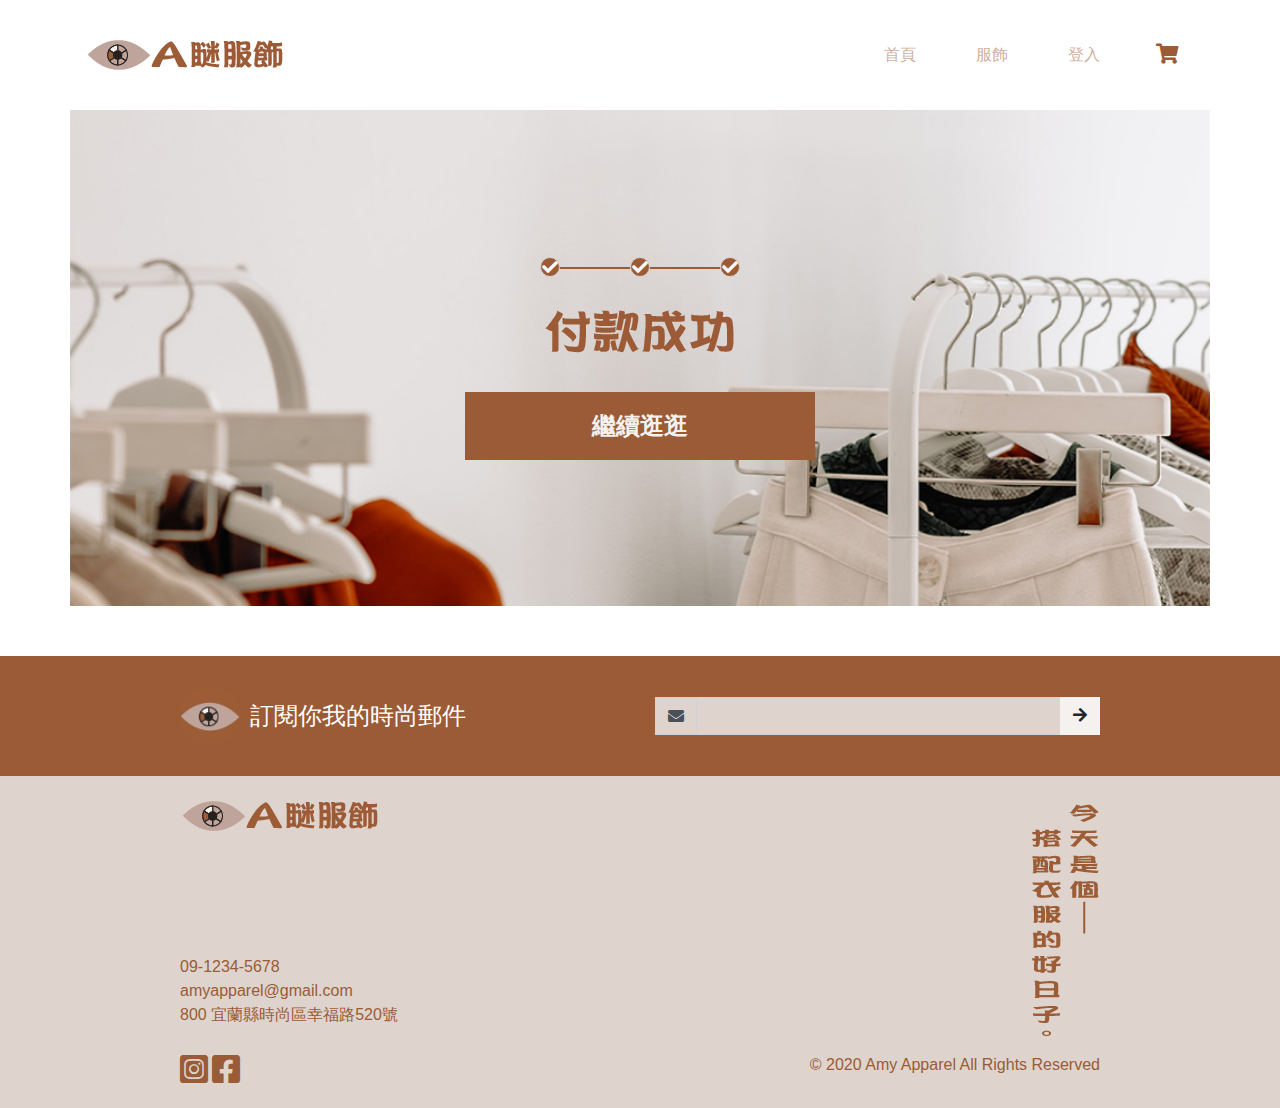
<file: checkout-success.html>
<!DOCTYPE html>
<html lang="en">

<head>
    <meta charset="UTF-8">
    <meta name="viewport" content="width=device-width, initial-scale=1.0">
    <meta http-equiv="X-UA-Compatible" content="ie=edge">
    <meta name="description" content="時尚衣著，A瞇服飾">
    <meta property="og:title" content="A瞇服飾 | 首頁">
    <meta property="og:description" content="時尚衣著，A瞇服飾">
    <meta property="og:image" content="https://bit.ly/2OhbMHr">
    <meta property="og:type" content="website">
    <title>A瞇服飾 - 結帳成功</title>
    <link rel="stylesheet" href="stylesheets/all.css">
    <link rel="shortcut icon" href="images/favicon.ico" type="image/x-icon">
    <link rel="stylesheet" href="https://cdnjs.cloudflare.com/ajax/libs/font-awesome/5.14.0/css/all.min.css">
</head>

<body>

    <!-- navbar -->
    <nav class="navbar navbar-expand-md navbar-light ">
        <div class="container">

            <button class="navbar-toggler border-0 " type="button" data-toggle="collapse"
                data-target="#navbarSupportedContent" aria-controls="navbarSupportedContent" aria-expanded="false"
                aria-label="Toggle navigation">
                <span class="navbar-toggler-icon"></span>
            </button>

            <a class="navbar-brand " href="index.html">
                <img src="images/logo.png" height="40" alt="">
            </a>

            <a class="nav-link d-flex align-items-center order-md-1" href="shopcart.html"
                class="btn btn-transparent text-primary "><i class="fas fa-shopping-cart h5 mt-1 ml-2 "></i>
            </a>

            <div class="collapse navbar-collapse" id="navbarSupportedContent">
                <ul class="navbar-nav ml-auto">
                    <li class="nav-item">
                        <a class="nav-link " href="index.html">首頁 <span class="sr-only">(current)</span></a>
                    </li>
                    <li class="nav-item">
                        <a class="nav-link " href="products.html">服飾</a>
                    </li>

                    <li class="nav-item">
                        <a class="nav-link" href="login.html">登入</a>
                    </li>

                </ul>

            </div>
        </div>
    </nav>

    <!-- checkout success -->
    <div class="container mb-md-6">
        <div class="header">
            <div class="row justify-content-center align-items-center header-main-image  bg-cover"
                style="background-image: url(images/banner3.jpg);">
                <div class="col-md-4  ">
                    <div class="process-step process-step-dark mb-5 mx-md-8 mx-11 ">
                        <div class="step-circle completed"><i class="fas fa-check"></i></div>
                        <div class="step-circle completed"><i class="fas fa-check"></i></div>
                        <div class="step-circle completed"><i class="fas fa-check"></i></div>
                    </div>
                    <h1 class="text-center">
                        <img class="mb-5" src="images/txt5.png" alt="">

                    </h1>
                    <a class="d-none d-md-block btn btn-lg rounded-0 py-3 btn-primary text-light text-size-h4"
                        href="index.html">繼續逛逛</a>

                </div>
            </div>
        </div>
    </div>

    <a class="d-block d-md-none btn btn-lg rounded-0 py-3 btn-cue text-primary text-size-h4" href="index.html">繼續逛逛</a>

    <!-- 訂閱 -->
    <section class="bg-primary text-white py-5">
        <div class="container">
            <div class="row  align-items-center justify-content-center">
                <div class="col-md-5 d-flex align-items-center  ">
                    <img class="mr-2" src="images/favicon.png" width="60px" height="60px" alt="">
                    <span class="h4 mb-0">訂閱你我的時尚郵件</span>
                </div>
                <div class="col-md-5 ">
                    <form action="index.html">
                        <div class="input-group">
                            <div class="input-group-prepend ">
                                <span class="input-group-text bg-accent" id="basic-addon1"><i
                                        class="fas fa-envelope"></i></span>
                            </div>
                            <input type="email" name="email" class="form-control  bg-accent"
                                aria-label="Recipient's username" aria-describedby="button-addon2">
                            <div class="input-group-append">
                                <button class="btn btn-light" type="button" id="button-addon2"><i
                                        class="fas fa-arrow-right"></i></button>
                            </div>
                        </div>
                    </form>


                </div>
            </div>
        </div>
    </section>

    <!-- footer -->
    <footer class="bg-accent py-4 text-primary ">
        <div class="container">
            <div class="row justify-content-center">
                <div class="col-md-5 d-flex  flex-column justify-content-between">
                    <div>
                        <img src="images/logo.png" height="40px" alt="">
                    </div>
                    <ul class="list-unstyled mt-5">
                        <li>09-1234-5678</li>
                        <li>amyapparel@gmail.com</li>
                        <li>800 宜蘭縣時尚區幸福路520號</li>
                    </ul>
                </div>
                <div class="col-md-5 text-right d-none d-md-block">
                    <img src="images/txt.png" alt="">
                </div>

            </div>

            <div class="row justify-content-center">
                <div class="col-md-5 mt-2">
                    <a href="#"><i class="fab fa-instagram-square fa-2x"></i></a>
                    <a href="#"><i class="fab fa-facebook-square fa-2x"></i></a>
                </div>
                <div class="col-md-5 text-md-right mt-2">
                    <span>© 2020 Amy Apparel All Rights Reserved</span>
                </div>
            </div>
        </div>
    </footer>


    <script src="https://code.jquery.com/jquery-3.3.1.slim.min.js"
        integrity="sha384-q8i/X+965DzO0rT7abK41JStQIAqVgRVzpbzo5smXKp4YfRvH+8abtTE1Pi6jizo"
        crossorigin="anonymous"></script>
    <script src="https://cdnjs.cloudflare.com/ajax/libs/popper.js/1.14.6/umd/popper.min.js"
        integrity="sha384-wHAiFfRlMFy6i5SRaxvfOCifBUQy1xHdJ/yoi7FRNXMRBu5WHdZYu1hA6ZOblgut"
        crossorigin="anonymous"></script>
    <script src="https://stackpath.bootstrapcdn.com/bootstrap/4.2.1/js/bootstrap.min.js"
        integrity="sha384-B0UglyR+jN6CkvvICOB2joaf5I4l3gm9GU6Hc1og6Ls7i6U/mkkaduKaBhlAXv9k"
        crossorigin="anonymous"></script>

</body>

</html>
</file>
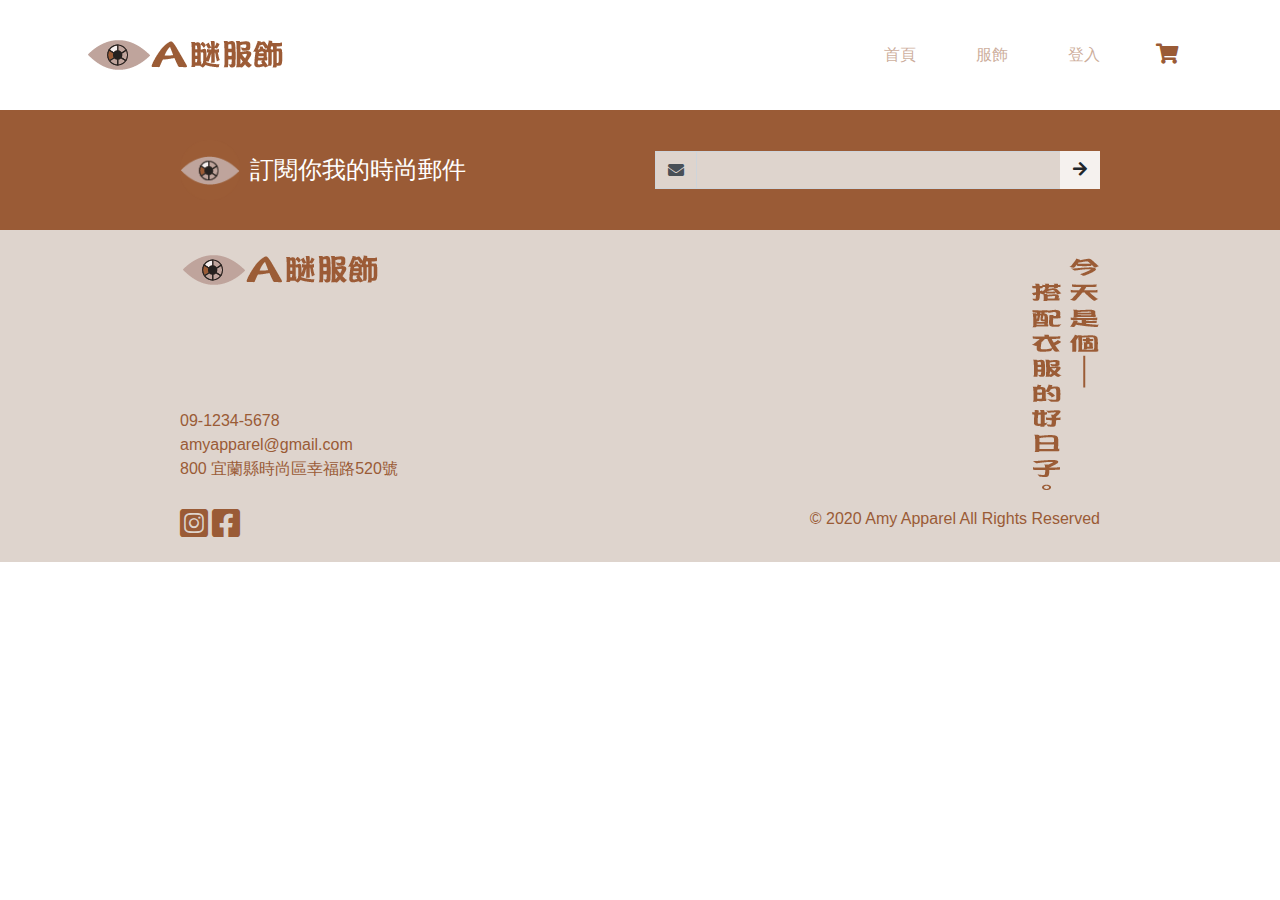
<file: layout.html>
<!DOCTYPE html>
<html lang="en">

<head>
    <meta charset="UTF-8">
    <meta name="viewport" content="width=device-width, initial-scale=1.0">
    <meta http-equiv="X-UA-Compatible" content="ie=edge">
    <meta name="description" content="時尚衣著，A瞇服飾">
    <meta property="og:title" content="A瞇服飾 | 首頁">
    <meta property="og:description" content="時尚衣著，A瞇服飾">
    <meta property="og:image" content="https://bit.ly/2OhbMHr">
    <meta property="og:type" content="website">
    <title>A瞇服飾 - 首頁</title>
    <link rel="stylesheet" href="stylesheets/all.css">
    <link rel="shortcut icon" href="images/favicon.ico" type="image/x-icon">
    <link rel="stylesheet" href="https://cdnjs.cloudflare.com/ajax/libs/font-awesome/5.14.0/css/all.min.css">
</head>

<body>

    <!-- navbar -->
    <nav class="navbar navbar-expand-md navbar-light ">
        <div class="container">

            <button class="navbar-toggler border-0 " type="button" data-toggle="collapse"
                data-target="#navbarSupportedContent" aria-controls="navbarSupportedContent" aria-expanded="false"
                aria-label="Toggle navigation">
                <span class="navbar-toggler-icon"></span>
            </button>

            <a class="navbar-brand " href="index.html">
                <img src="images/logo.png" height="40" alt="">
            </a>

            <a class="nav-link d-flex align-items-center order-md-1" href="shopcart.html"
                class="btn btn-transparent text-primary "><i class="fas fa-shopping-cart h5 mt-1 ml-2 "></i>
            </a>

            <div class="collapse navbar-collapse" id="navbarSupportedContent">
                <ul class="navbar-nav ml-auto">
                    <li class="nav-item">
                        <a class="nav-link " href="index.html">首頁 <span class="sr-only">(current)</span></a>
                    </li>
                    <li class="nav-item">
                        <a class="nav-link " href="products.html">服飾</a>
                    </li>

                    <li class="nav-item">
                        <a class="nav-link" href="login.html">登入</a>
                    </li>

                </ul>

            </div>
        </div>
    </nav>


    <!-- 訂閱 -->
    <section class="bg-primary text-white py-5">
        <div class="container">
            <div class="row  align-items-center justify-content-center">
                <div class="col-md-5 d-flex align-items-center  ">
                    <img class="mr-2" src="images/favicon.png" width="60px" height="60px" alt="">
                    <span class="h4 mb-0">訂閱你我的時尚郵件</span>
                </div>
                <div class="col-md-5 ">
                    <form action="index.html">
                        <div class="input-group">
                            <div class="input-group-prepend ">
                                <span class="input-group-text bg-accent" id="basic-addon1"><i
                                        class="fas fa-envelope"></i></span>
                            </div>
                            <input type="email" name="email" class="form-control  bg-accent"
                                aria-label="Recipient's username" aria-describedby="button-addon2">
                            <div class="input-group-append">
                                <button class="btn btn-light" type="button" id="button-addon2"><i
                                        class="fas fa-arrow-right"></i></button>
                            </div>
                        </div>
                    </form>


                </div>
            </div>
        </div>
    </section>

    <!-- footer -->
    <footer class="bg-accent py-4 text-primary ">
        <div class="container">
            <div class="row justify-content-center">
                <div class="col-md-5 d-flex  flex-column justify-content-between">
                    <div>
                        <img src="images/logo.png" height="40px" alt="">
                    </div>
                    <ul class="list-unstyled mt-5">
                        <li>09-1234-5678</li>
                        <li>amyapparel@gmail.com</li>
                        <li>800 宜蘭縣時尚區幸福路520號</li>
                    </ul>
                </div>
                <div class="col-md-5 text-right d-none d-md-block">
                    <img src="images/txt.png" alt="">
                </div>

            </div>

            <div class="row justify-content-center">
                <div class="col-md-5 mt-2">
                    <a href="#"><i class="fab fa-instagram-square fa-2x"></i></a>
                    <a href="#"><i class="fab fa-facebook-square fa-2x"></i></a>
                </div>
                <div class="col-md-5 text-md-right mt-2">
                    <span>© 2020 Amy Apparel All Rights Reserved</span>
                </div>
            </div>
        </div>
    </footer>


    <script src="https://code.jquery.com/jquery-3.3.1.slim.min.js"
        integrity="sha384-q8i/X+965DzO0rT7abK41JStQIAqVgRVzpbzo5smXKp4YfRvH+8abtTE1Pi6jizo"
        crossorigin="anonymous"></script>
    <script src="https://cdnjs.cloudflare.com/ajax/libs/popper.js/1.14.6/umd/popper.min.js"
        integrity="sha384-wHAiFfRlMFy6i5SRaxvfOCifBUQy1xHdJ/yoi7FRNXMRBu5WHdZYu1hA6ZOblgut"
        crossorigin="anonymous"></script>
    <script src="https://stackpath.bootstrapcdn.com/bootstrap/4.2.1/js/bootstrap.min.js"
        integrity="sha384-B0UglyR+jN6CkvvICOB2joaf5I4l3gm9GU6Hc1og6Ls7i6U/mkkaduKaBhlAXv9k"
        crossorigin="anonymous"></script>

</body>

</html>
</file>
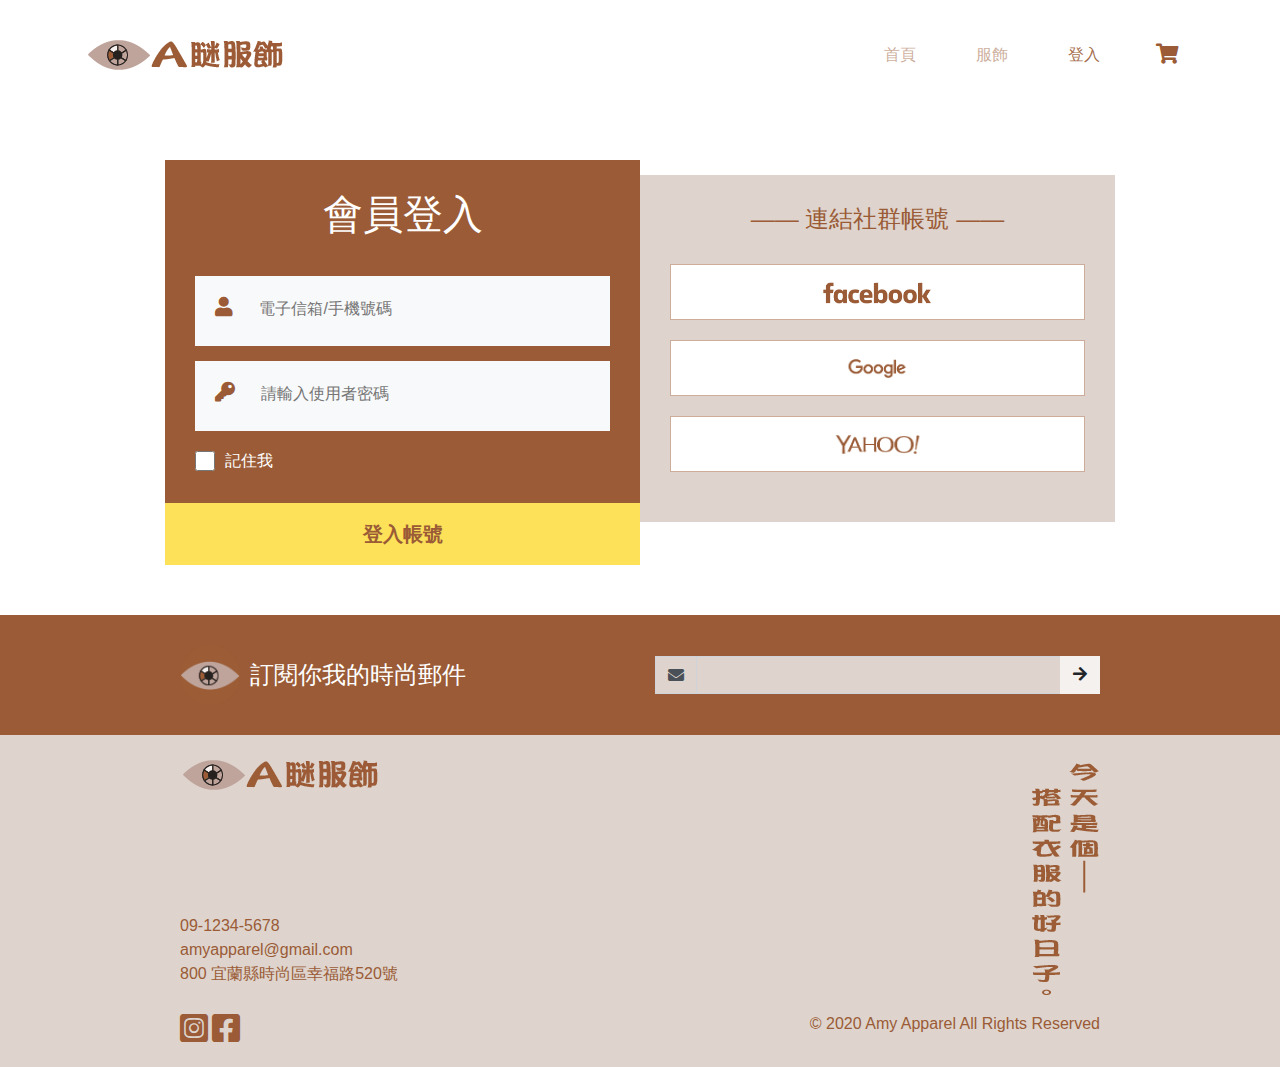
<file: login.html>
<!DOCTYPE html>
<html lang="en">

<head>
    <meta charset="UTF-8">
    <meta name="viewport" content="width=device-width, initial-scale=1.0">
    <meta http-equiv="X-UA-Compatible" content="ie=edge">
    <meta name="description" content="時尚衣著，A瞇服飾">
    <meta property="og:title" content="A瞇服飾 | 首頁">
    <meta property="og:description" content="時尚衣著，A瞇服飾">
    <meta property="og:image" content="https://bit.ly/2OhbMHr">
    <meta property="og:type" content="website">
    <title>A瞇服飾 - 註冊</title>
    <link rel="stylesheet" href="stylesheets/all.css">
    <link rel="shortcut icon" href="images/favicon.ico" type="image/x-icon">
    <link rel="stylesheet" href="https://cdnjs.cloudflare.com/ajax/libs/font-awesome/5.14.0/css/all.min.css">
</head>

<body>

    <!-- navbar -->
    <nav class="navbar navbar-expand-md navbar-light ">
        <div class="container">

            <button class="navbar-toggler border-0 " type="button" data-toggle="collapse"
                data-target="#navbarSupportedContent" aria-controls="navbarSupportedContent" aria-expanded="false"
                aria-label="Toggle navigation">
                <span class="navbar-toggler-icon"></span>
            </button>

            <a class="navbar-brand " href="index.html">
                <img src="images/logo.png" height="40" alt="">
            </a>

            <a class="nav-link d-flex align-items-center order-md-1" href="shopcart.html"
                class="btn btn-transparent text-primary "><i class="fas fa-shopping-cart h5 mt-1 ml-2 "></i>
            </a>

            <div class="collapse navbar-collapse" id="navbarSupportedContent">
                <ul class="navbar-nav ml-auto">
                    <li class="nav-item ">
                        <a class="nav-link " href="index.html">首頁 <span class="sr-only">(current)</span></a>
                    </li>
                    <li class="nav-item">
                        <a class="nav-link " href="products.html">服飾</a>
                    </li>

                    <li class="nav-item">
                        <a class="nav-link active" href="login.html">登入</a>
                    </li>

                </ul>

            </div>
        </div>
    </nav>

    <!-- main -->
    <section class="container my-md-6 px-0">
        <div class="row no-gutters justify-content-center">
            <div class="col-md-10">
                <!-- mobile title -->
                <div class="bg-primary  p-5 d-md-none">
                    <h1 class="text-white text-center">會員登入</h1>
                </div>
                <!-- 手機板和電腦版相反 -->
                <div class="row no-gutters flex-md-row-reverse">
                    <!-- 連結社群帳號 -->
                    <div class="col-md-6 py-md-3">
                        <div class="bg-accent py-5 px-5">
                            <h2 class="text-center text-primary h4 d-none d-md-block mb-5">—— 連結社群帳號 ——</h2>
                            <div class="row no-gutters">
                                <div class="col-4 col-md-12  mb-md-4 ">
                                    <button class="btn btn-light btn-block py-3 btn-brand-light">
                                        <img class="img-fluid" width="108px" src="images/ic-facebook.png" alt="">
                                    </button>
                                </div>
                                <div class="col-4 col-md-12  mb-md-4 ">
                                    <button class="btn btn-light btn-block py-3 btn-brand-light">
                                        <img class="img-fluid" width="94px" src="images/ic-google.png" alt="">
                                    </button>
                                </div>
                                <div class="col-4 col-md-12  mb-md-4">
                                    <button class="btn btn-light btn-block py-3 btn-brand-light">
                                        <img class="img-fluid" width="97px" src="images/ic-yahoo.png" alt="">
                                    </button>
                                </div>
                            </div>
                        </div>



                    </div>
                    <!-- 會員登入 -->
                    <div class="col-md-6">
                        <div class="bg-primary p-5 d-md-block d-none">
                            <h1 class="text-white text-center">會員登入</h1>
                        </div>
                        <!-- 表單 -->
                        <form action="login.html">
                            <div class="bg-primary px-5 py-5 pt-md-0">
                                <div class="form-square ">
                                    <label class="form-square-icon" for="username"><i class="fas fa-user"></i></label>
                                    <input class="form-square-input" name="username" type="text" id="username"
                                        placeholder="電子信箱/手機號碼">
                                </div>

                                <div class="form-square  mt-3 ">
                                    <label class="form-square-icon" for="password"><i class="fas fa-key"></i></label>
                                    <input class="form-square-input" name="password" type="password" id="password"
                                        placeholder="請輸入使用者密碼">
                                </div>

                                <div class=" form-check mt-3 ">
                                    <input class="form-check-input " type="checkbox" value="" id="defaultCheck1">
                                    <label class="form-check-label text-white" for="defaultCheck1">
                                        記住我
                                    </label>
                                </div>
                            </div>

                            <input type="submit"
                                class="btn btn-lg btn-cue text-primary btn-block rounded-0 font-weight-bold py-3"
                                value="登入帳號">
                        </form>

                    </div>
                </div>

            </div>
        </div>
    </section>

    <!-- 訂閱 -->
    <section class="bg-primary text-white py-5">
        <div class="container">
            <div class="row  align-items-center justify-content-center">
                <div class="col-md-5 d-flex align-items-center  ">
                    <img class="mr-2" src="images/favicon.png" width="60px" height="60px" alt="">
                    <span class="h4 mb-0">訂閱你我的時尚郵件</span>
                </div>
                <div class="col-md-5 ">
                    <form action="index.html">
                        <div class="input-group">
                            <div class="input-group-prepend ">
                                <span class="input-group-text bg-accent" id="basic-addon1"><i
                                        class="fas fa-envelope"></i></span>
                            </div>
                            <input type="email" name="email" class="form-control  bg-accent"
                                aria-label="Recipient's username" aria-describedby="button-addon2">
                            <div class="input-group-append">
                                <button class="btn btn-light" type="button" id="button-addon2"><i
                                        class="fas fa-arrow-right"></i></button>
                            </div>
                        </div>
                    </form>


                </div>
            </div>
        </div>
    </section>

    <!-- footer -->
    <footer class="bg-accent py-4 text-primary ">
        <div class="container">
            <div class="row justify-content-center">
                <div class="col-md-5 d-flex  flex-column justify-content-between">
                    <div>
                        <img src="images/logo.png" height="40px" alt="">
                    </div>
                    <ul class="list-unstyled mt-5">
                        <li>09-1234-5678</li>
                        <li>amyapparel@gmail.com</li>
                        <li>800 宜蘭縣時尚區幸福路520號</li>
                    </ul>
                </div>
                <div class="col-md-5 text-right d-none d-md-block">
                    <img src="images/txt.png" alt="">
                </div>

            </div>

            <div class="row justify-content-center">
                <div class="col-md-5 mt-2">
                    <a href="#"><i class="fab fa-instagram-square fa-2x"></i></a>
                    <a href="#"><i class="fab fa-facebook-square fa-2x"></i></a>
                </div>
                <div class="col-md-5 text-md-right mt-2">
                    <span>© 2020 Amy Apparel All Rights Reserved</span>
                </div>
            </div>
        </div>
    </footer>


    <script src="https://code.jquery.com/jquery-3.3.1.slim.min.js"
        integrity="sha384-q8i/X+965DzO0rT7abK41JStQIAqVgRVzpbzo5smXKp4YfRvH+8abtTE1Pi6jizo"
        crossorigin="anonymous"></script>
    <script src="https://cdnjs.cloudflare.com/ajax/libs/popper.js/1.14.6/umd/popper.min.js"
        integrity="sha384-wHAiFfRlMFy6i5SRaxvfOCifBUQy1xHdJ/yoi7FRNXMRBu5WHdZYu1hA6ZOblgut"
        crossorigin="anonymous"></script>
    <script src="https://stackpath.bootstrapcdn.com/bootstrap/4.2.1/js/bootstrap.min.js"
        integrity="sha384-B0UglyR+jN6CkvvICOB2joaf5I4l3gm9GU6Hc1og6Ls7i6U/mkkaduKaBhlAXv9k"
        crossorigin="anonymous"></script>

</body>

</html>
</file>
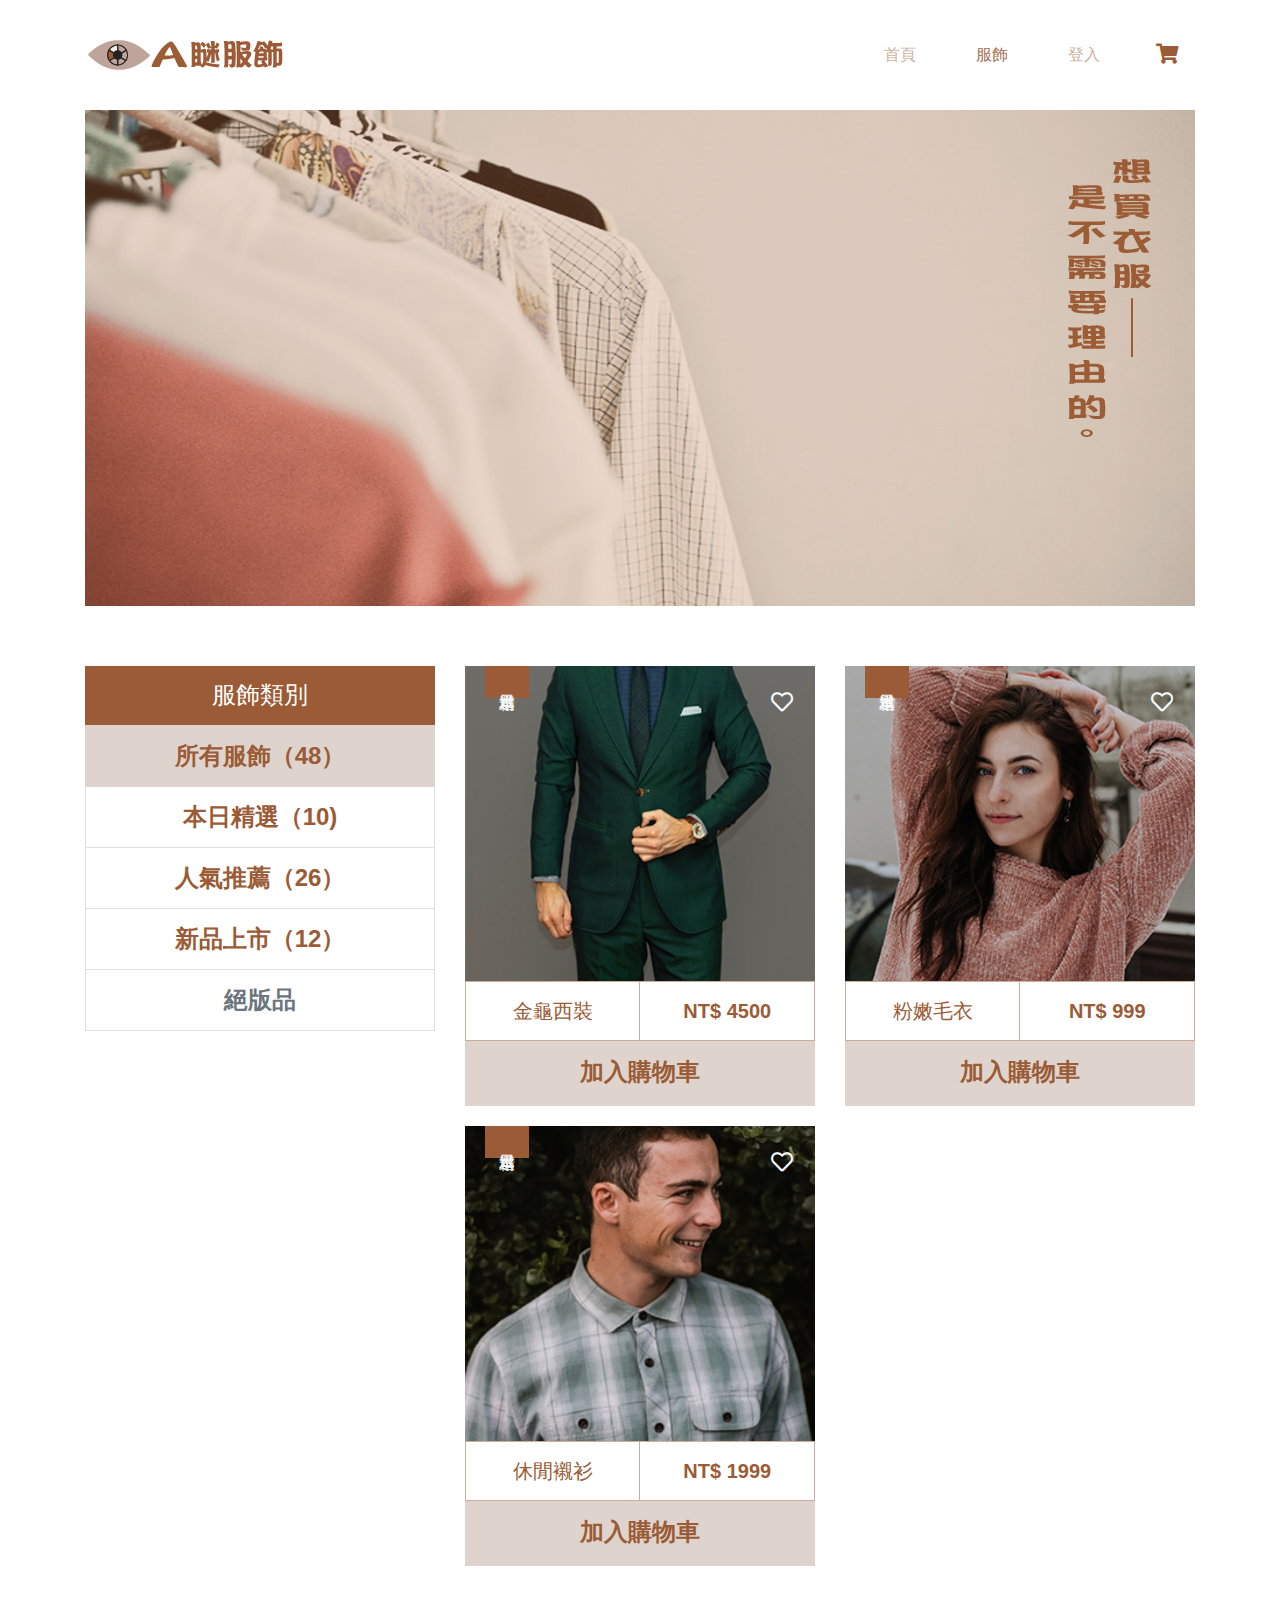
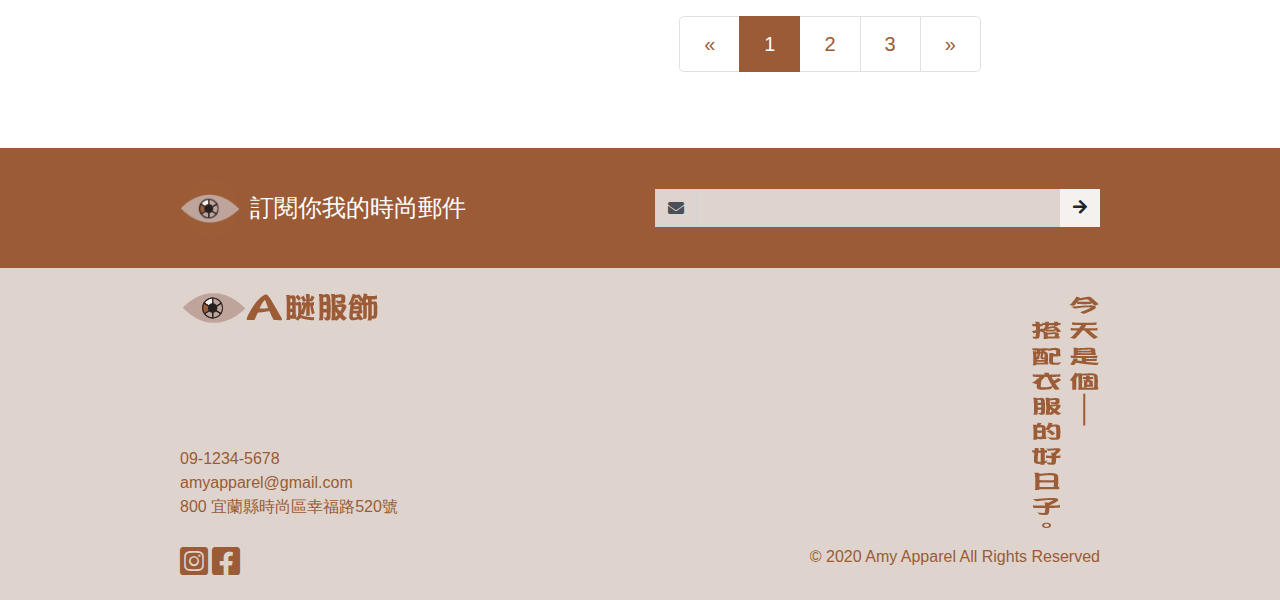
<file: products.html>
<!DOCTYPE html>
<html lang="en">

<head>
    <meta charset="UTF-8">
    <meta name="viewport" content="width=device-width, initial-scale=1.0">
    <meta http-equiv="X-UA-Compatible" content="ie=edge">
    <meta name="description" content="時尚衣著，A瞇服飾">
    <meta property="og:title" content="A瞇服飾 | 首頁">
    <meta property="og:description" content="時尚衣著，A瞇服飾">
    <meta property="og:image" content="https://bit.ly/2OhbMHr">
    <meta property="og:type" content="website">
    <title>A瞇服飾 - 產品列表</title>
    <link rel="stylesheet" href="stylesheets/all.css">
    <link rel="shortcut icon" href="images/favicon.ico" type="image/x-icon">
    <link rel="stylesheet" href="https://cdnjs.cloudflare.com/ajax/libs/font-awesome/5.14.0/css/all.min.css">
</head>

<body>

    <!-- navbar -->
    <nav class="navbar navbar-expand-md navbar-light ">
        <div class="container">

            <button class="navbar-toggler border-0 " type="button" data-toggle="collapse"
                data-target="#navbarSupportedContent" aria-controls="navbarSupportedContent" aria-expanded="false"
                aria-label="Toggle navigation">
                <span class="navbar-toggler-icon"></span>
            </button>

            <a class="navbar-brand " href="index.html">
                <img src="images/logo.png" height="40" alt="">
            </a>

            <a class="nav-link d-flex align-items-center order-md-1" href="shopcart.html"
                class="btn btn-transparent text-primary "><i class="fas fa-shopping-cart h5 mt-1 ml-2 "></i>
            </a>

            <div class="collapse navbar-collapse" id="navbarSupportedContent">
                <ul class="navbar-nav ml-auto">
                    <li class="nav-item ">
                        <a class="nav-link " href="index.html">首頁 <span class="sr-only">(current)</span></a>
                    </li>
                    <li class="nav-item active">
                        <a class="nav-link " href="products.html">服飾</a>
                    </li>

                    <li class="nav-item">
                        <a class="nav-link" href="login.html">登入</a>
                    </li>

                </ul>

            </div>
        </div>
    </nav>

    <!-- banner -->
    <div class="container">
        <div class="header">
            <img src="images/banner2.jpg" class="bg-cover d-none d-md-block" width="100%" height="496px" alt="">
            <img src="images/banner2_s.jpg" class="bg-cover d-block d-md-none" width="100%" height="496px" alt="">

            <img src="images/txt4.png" class="header-txt" alt="">
        </div>
    </div>

    <!-- product -->
    <div class="container my-7">
        <div class="row">
            <div class="col-md-4 mb-5">
                <h2 class="bg-primary text-center text-white py-3 mb-0 h4">服飾類別</h2>
                <div class="list-group text-center ">
                    <a href="#pane-1" class="list-group-item list-group-item-action text-size-h4 active"
                        data-toggle="list">
                        所有服飾（48）
                    </a>
                    <a href="#pane-2" class="list-group-item list-group-item-action text-size-h4 "
                        data-toggle="list">本日精選（10)</a>
                    <a href="#pane-3" class="list-group-item list-group-item-action text-size-h4"
                        data-toggle="list">人氣推薦（26）</a>
                    <a href="#pane-4" class="list-group-item list-group-item-action text-size-h4"
                        data-toggle="list">新品上市（12）</a>
                    <a href="#" class="list-group-item list-group-item-action text-size-h4  disabled" tabindex="-1"
                        data-toggle="list" aria-disabled="true">絕版品</a>
                </div>
            </div>

            <div class="col-md-8">

                <div class="tab-content">
                    <div class="tab-pane active" id="pane-1">
                        <div class="row">
                            <div class="col-md-6">
                                <div class="item-card mb-4">
                                    <div class="item-img" style="background-image:url(images/product1.jpg)">
                                        <div class="item-tag">本日精選</div>
                                        <div class="item-icon">
                                            <label class="ui-checkbox-section">
                                                <input type="checkbox" class="ui-checkbox">
                                                <i class="far fa-heart ui-close"></i>
                                                <i class="fas fa-heart ui-open"></i>
                                            </label>
                                        </div>
                                    </div>

                                    <div class="item-body d-flex align-items-center  text-primary text-center">
                                        <div class="item-name col ">金龜西裝</div>
                                        <strong class="item-price col ">NT$ 4500</strong>
                                    </div>

                                    <a class="item-btn btn btn-accent text-primary btn-block  " href="#">加入購物車</a>
                                </div>
                            </div>
                            <div class="col-md-6">
                                <div class="item-card mb-4">
                                    <div class="item-img" style="background-image:url(images/product2.jpg)">
                                        <div class="item-tag">本日精選</div>
                                        <div class="item-icon">
                                            <label class="ui-checkbox-section">
                                                <input type="checkbox" class="ui-checkbox">
                                                <i class="far fa-heart ui-close"></i>
                                                <i class="fas fa-heart ui-open"></i>
                                            </label>
                                        </div>
                                    </div>

                                    <div class="item-body d-flex align-items-center  text-primary text-center">
                                        <div class="item-name col ">粉嫩毛衣</div>
                                        <strong class="item-price col ">NT$ 999</strong>
                                    </div>

                                    <a class="item-btn btn btn-accent text-primary btn-block  " href="#">加入購物車</a>
                                </div>
                            </div>
                            <div class="col-md-6">
                                <div class="item-card mb-4">
                                    <div class="item-img" style="background-image:url(images/product3.jpg)">
                                        <div class="item-tag">本日精選</div>
                                        <div class="item-icon">
                                            <label class="ui-checkbox-section">
                                                <input type="checkbox" class="ui-checkbox">
                                                <i class="far fa-heart ui-close"></i>
                                                <i class="fas fa-heart ui-open"></i>
                                            </label>
                                        </div>
                                    </div>

                                    <div class="item-body d-flex align-items-center  text-primary text-center">
                                        <div class="item-name col ">休閒襯衫</div>
                                        <strong class="item-price col ">NT$ 1999</strong>
                                    </div>

                                    <a class="item-btn btn btn-accent text-primary btn-block  " href="#">加入購物車</a>
                                </div>
                            </div>
                        </div>
                    </div>
                    <div class="tab-pane" id="pane-2">
                        <div class="row">
                            <div class="col-md-6">
                                <div class="item-card mb-4">
                                    <div class="item-img" style="background-image:url(images/product1.jpg)">
                                        <div class="item-tag">本日精選</div>
                                        <div class="item-icon">
                                            <label class="ui-checkbox-section">
                                                <input type="checkbox" class="ui-checkbox">
                                                <i class="far fa-heart ui-close"></i>
                                                <i class="fas fa-heart ui-open"></i>
                                            </label>
                                        </div>
                                    </div>

                                    <div class="item-body d-flex align-items-center  text-primary text-center">
                                        <div class="item-name col ">金龜西裝</div>
                                        <strong class="item-price col ">NT$ 4500</strong>
                                    </div>

                                    <a class="item-btn btn btn-accent text-primary btn-block  " href="#">加入購物車</a>
                                </div>
                            </div>
                        </div>
                    </div>
                    <div class="tab-pane" id="pane-3">
                        <div class="row">
                            <div class="col-md-6">
                                <div class="item-card mb-4">
                                    <div class="item-img" style="background-image:url(images/product2.jpg)">
                                        <div class="item-tag">本日精選</div>
                                        <div class="item-icon">
                                            <label class="ui-checkbox-section">
                                                <input type="checkbox" class="ui-checkbox">
                                                <i class="far fa-heart ui-close"></i>
                                                <i class="fas fa-heart ui-open"></i>
                                            </label>
                                        </div>
                                    </div>

                                    <div class="item-body d-flex align-items-center  text-primary text-center">
                                        <div class="item-name col ">粉嫩毛衣</div>
                                        <strong class="item-price col ">NT$ 999</strong>
                                    </div>

                                    <a class="item-btn btn btn-accent text-primary btn-block  " href="#">加入購物車</a>
                                </div>
                            </div>
                        </div>
                    </div>
                    <div class="tab-pane" id="pane-4">
                        <div class="row">
                            <div class="col-md-6">
                                <div class="item-card mb-4">
                                    <div class="item-img" style="background-image:url(images/product3.jpg)">
                                        <div class="item-tag">本日精選</div>
                                        <div class="item-icon">
                                            <label class="ui-checkbox-section">
                                                <input type="checkbox" class="ui-checkbox">
                                                <i class="far fa-heart ui-close"></i>
                                                <i class="fas fa-heart ui-open"></i>
                                            </label>
                                        </div>
                                    </div>

                                    <div class="item-body d-flex align-items-center  text-primary text-center">
                                        <div class="item-name col ">休閒襯衫</div>
                                        <strong class="item-price col ">NT$ 1999</strong>
                                    </div>

                                    <a class="item-btn btn btn-accent text-primary btn-block  " href="#">加入購物車</a>
                                </div>
                            </div>
                        </div>
                    </div>
                </div>


                <nav class="mt-5" aria-label="Page navigation example">
                    <ul class="pagination pagination-lg justify-content-center ">
                        <li class="page-item">
                            <a class="page-link" href="#" aria-label="Previous">
                                <span aria-hidden="true">&laquo;</span>
                            </a>
                        </li>
                        <li class="page-item active"><a class="page-link" href="#">1</a></li>
                        <li class="page-item"><a class="page-link" href="#">2</a></li>
                        <li class="page-item"><a class="page-link" href="#">3</a></li>
                        <li class="page-item">
                            <a class="page-link" href="#" aria-label="Next">
                                <span aria-hidden="true">&raquo;</span>
                            </a>
                        </li>
                    </ul>
                </nav>

            </div>

        </div>
    </div>



    <!-- 訂閱 -->
    <section class="bg-primary text-white py-5">
        <div class="container">
            <div class="row  align-items-center justify-content-center">
                <div class="col-md-5 d-flex align-items-center  ">
                    <img class="mr-2" src="images/favicon.png" width="60px" height="60px" alt="">
                    <span class="h4 mb-0">訂閱你我的時尚郵件</span>
                </div>
                <div class="col-md-5 ">
                    <form action="index.html">
                        <div class="input-group">
                            <div class="input-group-prepend ">
                                <span class="input-group-text bg-accent" id="basic-addon1"><i
                                        class="fas fa-envelope"></i></span>
                            </div>
                            <input type="email" name="email" class="form-control  bg-accent"
                                aria-label="Recipient's username" aria-describedby="button-addon2">
                            <div class="input-group-append">
                                <button class="btn btn-light" type="button" id="button-addon2"><i
                                        class="fas fa-arrow-right"></i></button>
                            </div>
                        </div>
                    </form>


                </div>
            </div>
        </div>
    </section>

    <!-- footer -->
    <footer class="bg-accent py-4 text-primary ">
        <div class="container">
            <div class="row justify-content-center">
                <div class="col-md-5 d-flex  flex-column justify-content-between">
                    <div>
                        <img src="images/logo.png" height="40px" alt="">
                    </div>
                    <ul class="list-unstyled mt-5">
                        <li>09-1234-5678</li>
                        <li>amyapparel@gmail.com</li>
                        <li>800 宜蘭縣時尚區幸福路520號</li>
                    </ul>
                </div>
                <div class="col-md-5 text-right d-none d-md-block">
                    <img src="images/txt.png" alt="">
                </div>

            </div>

            <div class="row justify-content-center">
                <div class="col-md-5 mt-2">
                    <a href="#"><i class="fab fa-instagram-square fa-2x"></i></a>
                    <a href="#"><i class="fab fa-facebook-square fa-2x"></i></a>
                </div>
                <div class="col-md-5 text-md-right mt-2">
                    <span>© 2020 Amy Apparel All Rights Reserved</span>
                </div>
            </div>
        </div>
    </footer>


    <script src="https://code.jquery.com/jquery-3.3.1.slim.min.js"
        integrity="sha384-q8i/X+965DzO0rT7abK41JStQIAqVgRVzpbzo5smXKp4YfRvH+8abtTE1Pi6jizo"
        crossorigin="anonymous"></script>
    <script src="https://cdnjs.cloudflare.com/ajax/libs/popper.js/1.14.6/umd/popper.min.js"
        integrity="sha384-wHAiFfRlMFy6i5SRaxvfOCifBUQy1xHdJ/yoi7FRNXMRBu5WHdZYu1hA6ZOblgut"
        crossorigin="anonymous"></script>
    <script src="https://stackpath.bootstrapcdn.com/bootstrap/4.2.1/js/bootstrap.min.js"
        integrity="sha384-B0UglyR+jN6CkvvICOB2joaf5I4l3gm9GU6Hc1og6Ls7i6U/mkkaduKaBhlAXv9k"
        crossorigin="anonymous"></script>

</body>

</html>
</file>
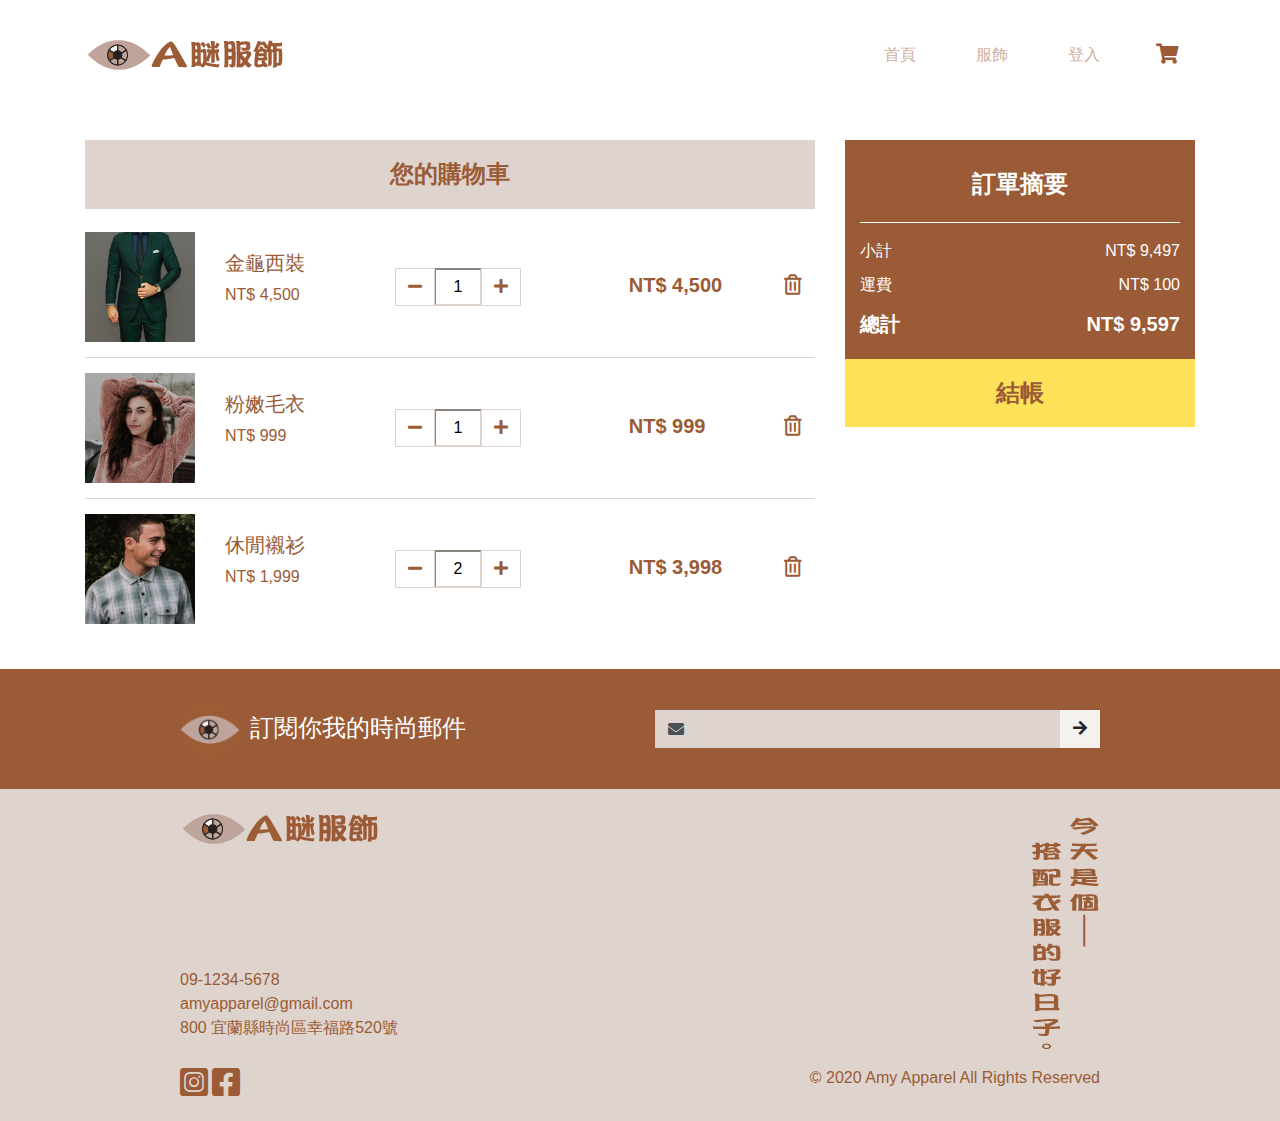
<file: shopcart.html>
<!DOCTYPE html>
<html lang="en">

<head>
    <meta charset="UTF-8">
    <meta name="viewport" content="width=device-width, initial-scale=1.0">
    <meta http-equiv="X-UA-Compatible" content="ie=edge">
    <meta name="description" content="時尚衣著，A瞇服飾">
    <meta property="og:title" content="A瞇服飾 | 首頁">
    <meta property="og:description" content="時尚衣著，A瞇服飾">
    <meta property="og:image" content="https://bit.ly/2OhbMHr">
    <meta property="og:type" content="website">
    <title>A瞇服飾 - 購物車</title>
    <link rel="stylesheet" href="stylesheets/all.css">
    <link rel="shortcut icon" href="images/favicon.ico" type="image/x-icon">
    <link rel="stylesheet" href="https://cdnjs.cloudflare.com/ajax/libs/font-awesome/5.14.0/css/all.min.css">
</head>

<body>

    <!-- navbar -->
    <nav class="navbar navbar-expand-md navbar-light ">
        <div class="container">

            <button class="navbar-toggler border-0 " type="button" data-toggle="collapse"
                data-target="#navbarSupportedContent" aria-controls="navbarSupportedContent" aria-expanded="false"
                aria-label="Toggle navigation">
                <span class="navbar-toggler-icon"></span>
            </button>

            <a class="navbar-brand " href="index.html">
                <img src="images/logo.png" height="40" alt="">
            </a>

            <a class=" nav-link d-flex align-items-center order-md-1" href="shopcart.html"
                class="btn btn-transparent text-primary ">
                <i class="fas fa-shopping-cart h5 mt-1 ml-2 "></i>
            </a>

            <div class="collapse navbar-collapse" id="navbarSupportedContent">
                <ul class="navbar-nav ml-auto">
                    <li class="nav-item ">
                        <a class="nav-link " href="index.html">首頁 <span class="sr-only">(current)</span></a>
                    </li>
                    <li class="nav-item">
                        <a class="nav-link " href="products.html">服飾</a>
                    </li>

                    <li class="nav-item">
                        <a class="nav-link" href="login.html">登入</a>
                    </li>

                </ul>

            </div>
        </div>
    </nav>

    <section class="container my-md-5">
        <div class="row carts">
            <div class="col-md-8">
                <!-- 您的購物車  -->
                <h1 class="bg-accent h4 text-center py-4 text-primary font-weight-bold">您的購物車</h1>
                <!-- product 1  -->
                <div class="cart-row d-flex flex-column flex-md-row py-3 align-items-center justify-content-between">
                    <div class="cart-bg d-flex  align-items-center  justify-content-start">

                        <div class="flex-grow-1 flex-md-grow-0 cart-img bg-cover mr-5 "
                            style="background-image: url(images/product1.jpg);"></div>

                        <div class="d-flex flex-column flex-md-row align-items-md-center ">
                            <div class="mr-9">
                                <p class="h5">金龜西裝</p>
                                <p>NT$ 4,500</p>
                            </div>
                            <div class="cart-control input-group">
                                <div class="input-group-prepend">
                                    <button type="button" class="btn  text-primary border-accent"><i
                                            class="fas fa-minus"></i></button>
                                </div>
                                <input class="cart-input text-center " type="text" class="form-control" value="1">
                                <div class="input-group-append">
                                    <button type="button" class="btn  text-primary  border-accent"><i
                                            class="fas fa-plus"></i></button>
                                </div>
                            </div>
                        </div>

                    </div>

                    <div class="cart-section d-flex justify-content-between flex-md-row-reverse ">
                        <a href="#removeModal" class="text-muted" data-toggle="modal" data-title="確認刪除 金龜西裝1件">
                            <span class="btn text-primary"><i class="far fa-trash-alt"></i></span>
                        </a>
                        <strong class="mr-3 cart-price">NT$ 4,500</strong>
                    </div>

                </div>

                <!-- product 2  -->
                <div class="cart-row d-flex flex-column flex-md-row py-3 align-items-center justify-content-between">
                    <div class="cart-bg d-flex  align-items-center  justify-content-start">

                        <div class="flex-grow-1 flex-md-grow-0 cart-img bg-cover mr-5 "
                            style="background-image: url(images/product2.jpg);"></div>

                        <div class="d-flex flex-column flex-md-row align-items-md-center ">
                            <div class="mr-9">
                                <p class="h5">粉嫩毛衣</p>
                                <p>NT$ 999</p>
                            </div>
                            <div class="cart-control input-group">
                                <div class="input-group-prepend">
                                    <button type="button" class="btn  text-primary border-accent"><i
                                            class="fas fa-minus"></i></button>
                                </div>
                                <input class="cart-input text-center " type="text" class="form-control" value="1">
                                <div class="input-group-append">
                                    <button type="button" class="btn  text-primary  border-accent"><i
                                            class="fas fa-plus"></i></button>
                                </div>
                            </div>
                        </div>

                    </div>

                    <div class="cart-section d-flex justify-content-between flex-md-row-reverse ">
                        <a href="#removeModal" class="text-muted" data-toggle="modal" data-title="確認刪除 粉嫩毛衣1件">
                            <span class="btn text-primary"><i class="far fa-trash-alt"></i></span>
                        </a>
                        <strong class="mr-3 cart-price">NT$ 999</strong>
                    </div>

                </div>

                <!-- product 3  -->
                <div class="cart-row d-flex flex-column flex-md-row py-3 align-items-center justify-content-between">
                    <div class="cart-bg d-flex  align-items-center  justify-content-start">

                        <div class="flex-grow-1 flex-md-grow-0 cart-img bg-cover mr-5 "
                            style="background-image: url(images/product3.jpg);"></div>

                        <div class="d-flex flex-column flex-md-row align-items-md-center ">
                            <div class="mr-9">
                                <p class="h5">休閒襯衫</p>
                                <p>NT$ 1,999</p>
                            </div>
                            <div class="cart-control input-group">
                                <div class="input-group-prepend">
                                    <button type="button" class="btn  text-primary border-accent"><i
                                            class="fas fa-minus"></i></button>
                                </div>
                                <input class="cart-input text-center " type="text" class="form-control" value="2">
                                <div class="input-group-append">
                                    <button type="button" class="btn  text-primary  border-accent"><i
                                            class="fas fa-plus"></i></button>
                                </div>
                            </div>
                        </div>

                    </div>

                    <div class="cart-section d-flex justify-content-between flex-md-row-reverse ">
                        <a href="#removeModal" class="text-muted" data-toggle="modal" data-title="確認刪除 休閒襯衫2件">
                            <span class="btn text-primary"><i class="far fa-trash-alt"></i></span>
                        </a> 
                        <strong class="mr-3 cart-price">NT$ 3,998</strong>
                    </div>

                </div>

            </div>
            <div class="col-md-4">
                <div class="cart-msg-bg py-3 p-md-3">
                    <h2 class="cart-msg-title h4 text-center py-3 font-weight-bold">訂單摘要</h2>
                    <hr class="border-white mt-0">
                    <div class="d-flex justify-content-between mb-2">
                        <span>小計</span>
                        <span>NT$ 9,497</span>
                    </div>
                    <div class="d-flex justify-content-between mb-3">
                        <span>運費</span>
                        <span>NT$ 100</span>
                    </div>
                    <div class="d-flex justify-content-between">
                        <span class="h5 font-weight-bold">總計</span>
                        <span class="h5 font-weight-bold">NT$ 9,597</span>
                    </div>
                </div>
                <div class="negative-margin mx-md-0 ">
                    <a class="cart-msg-btn btn btn-cue btn-block btn-lg py-3 text-primary font-weight-bold rounded-0"
                        href="checkout-1.html">結帳</a>
                </div>
            </div>
        </div>
    </section>

    <!-- 訂閱 -->
    <section class="bg-primary text-white py-5">
        <div class="container">
            <div class="row  align-items-center justify-content-center">
                <div class="col-md-5 d-flex align-items-center  ">
                    <img class="mr-2" src="images/favicon.png" width="60px" height="60px" alt="">
                    <span class="h4 mb-0">訂閱你我的時尚郵件</span>
                </div>
                <div class="col-md-5 ">
                    <form action="index.html">
                        <div class="input-group">
                            <div class="input-group-prepend ">
                                <span class="input-group-text bg-accent" id="basic-addon1"><i
                                        class="fas fa-envelope"></i></span>
                            </div>
                            <input type="email" name="email" class="form-control  bg-accent"
                                aria-label="Recipient's username" aria-describedby="button-addon2">
                            <div class="input-group-append">
                                <button class="btn btn-light" type="button" id="button-addon2"><i
                                        class="fas fa-arrow-right"></i></button>
                            </div>
                        </div>
                    </form>


                </div>
            </div>
        </div>
    </section>

    <!-- footer -->
    <footer class="bg-accent py-4 text-primary ">
        <div class="container">
            <div class="row justify-content-center">
                <div class="col-md-5 d-flex  flex-column justify-content-between">
                    <div>
                        <img src="images/logo.png" height="40px" alt="">
                    </div>
                    <ul class="list-unstyled mt-5">
                        <li>09-1234-5678</li>
                        <li>amyapparel@gmail.com</li>
                        <li>800 宜蘭縣時尚區幸福路520號</li>
                    </ul>
                </div>
                <div class="col-md-5 text-right d-none d-md-block">
                    <img src="images/txt.png" alt="">
                </div>

            </div>

            <div class="row justify-content-center">
                <div class="col-md-5 mt-2">
                    <a href="#"><i class="fab fa-instagram-square fa-2x"></i></a>
                    <a href="#"><i class="fab fa-facebook-square fa-2x"></i></a>
                </div>
                <div class="col-md-5 text-md-right mt-2">
                    <span>© 2020 Amy Apparel All Rights Reserved</span>
                </div>
            </div>
        </div>
    </footer>


    <!-- Modal -remove -->
    <div class="modal fade" id="removeModal" tabindex="-1" aria-labelledby="exampleModalLabel" aria-hidden="true">
        <div class="modal-dialog">
            <div class="modal-content">
                <div class="modal-header bg-primary text-white">
                    <h5 class="modal-title" id="exampleModalLabel">刪除商品</h5>
                    <button type="button" class="close text-white" data-dismiss="modal" aria-label="Close">
                        <span aria-hidden="true">&times;</span>
                    </button>
                </div>
                <div class="modal-body">
                    是否確認刪除商品
                </div>
                <div class="modal-footer">
                    <button type="button" class="btn btn-outline-secondary" data-dismiss="modal">否</button>
                    <button type="button" class="btn btn-outline-primary">是</button>
                </div>
            </div>
        </div>
    </div>

    <script src="https://code.jquery.com/jquery-3.3.1.slim.min.js"
        integrity="sha384-q8i/X+965DzO0rT7abK41JStQIAqVgRVzpbzo5smXKp4YfRvH+8abtTE1Pi6jizo"
        crossorigin="anonymous"></script>
    <script src="https://cdnjs.cloudflare.com/ajax/libs/popper.js/1.14.6/umd/popper.min.js"
        integrity="sha384-wHAiFfRlMFy6i5SRaxvfOCifBUQy1xHdJ/yoi7FRNXMRBu5WHdZYu1hA6ZOblgut"
        crossorigin="anonymous"></script>
    <script src="https://stackpath.bootstrapcdn.com/bootstrap/4.2.1/js/bootstrap.min.js"
        integrity="sha384-B0UglyR+jN6CkvvICOB2joaf5I4l3gm9GU6Hc1og6Ls7i6U/mkkaduKaBhlAXv9k"
        crossorigin="anonymous"></script>

    <script>
        $(document).ready(function () {
            $('#removeModal').on('show.bs.modal', function (event) {
                var button = $(event.relatedTarget) // 選則當初觸發事件的按鈕
                var title = button.data('title') // 使用 data-* 來取得特定內容

                var modal = $(this)
                modal.find('.modal-title').text( title) // 寫入資料
            })
        });
    </script>

</body>

</html>
</file>
